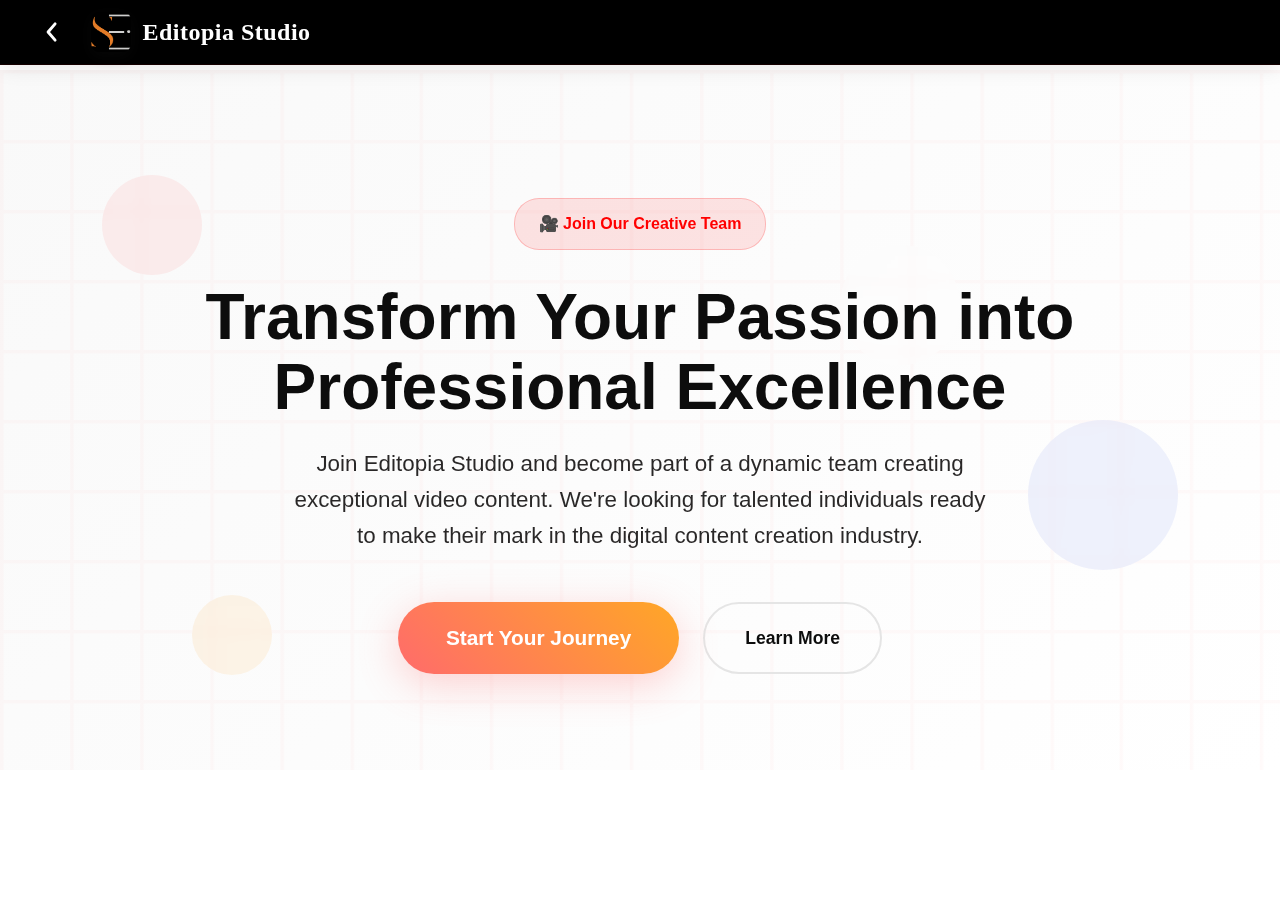
<file: hiring/apply.html>
<!DOCTYPE html>
<html lang="en">
<head>
    <meta charset="UTF-8">
    <meta name="viewport" content="width=device-width, initial-scale=1.0">
    <title>Join Editopia Studio - Where Creativity Meets Excellence</title>
    <link rel="icon" type="image/png" href="/images/1000187931.png">
    <style>
        * {
            margin: 0;
            padding: 0;
            box-sizing: border-box;
        }

        :root {
            --youtube-red: #FF0000;
            --youtube-dark-red: #CC0000;
            --white: #FFFFFF;
            --light-gray: #F9F9F9;
            --medium-gray: #E5E5E5;
            --text-dark: #0D0D0D;
            --text-medium: #606060;
            --shadow-light: rgba(0, 0, 0, 0.1);
            --gradient-primary: linear-gradient(135deg, #667eea 0%, #764ba2 100%);
            --gradient-accent: linear-gradient(45deg, #ff6b6b, #ffa726);
            --gradient-success: linear-gradient(135deg, #4CAF50 0%, #45a049 100%);
        }

        body {
            font-family: 'Roboto', -apple-system, BlinkMacSystemFont, sans-serif;
            background: var(--white);
            color: var(--text-dark);
            line-height: 1.6;
            overflow-x: hidden;
        }

        .container {
            max-width: 1200px;
            margin: 0 auto;
            padding: 0 20px;
        }

        /* Enhanced Navbar - Fully Responsive */
.navbar {
    background: #000 !important;
    width: 100%;
    position: fixed;
    top: 0;
    left: 0;
    z-index: 40;
    display: flex;
    align-items: center;
    justify-content: space-between;
    padding: 0.75rem 2rem;
    box-shadow: 0 2px 20px rgba(0,0,0,0.10);
    border-bottom: 1px solid rgba(255,0,0,0.08);
}

.navbar .logo {
    display: flex;
    align-items: center;
    gap: 0.7rem;
}

.nav-logo-img {
    width: 40px;
    height: 40px;
    border-radius: 8px;
    object-fit: cover;
    box-shadow: 0 4px 15px rgba(23,22,22,0.3);
}

.nav-logo-text {
    font-family: 'Playfair Display', serif;
    font-size: 1.5rem;
    font-weight: 700;
    color: #fff !important;
    background: none !important;
    -webkit-background-clip: unset !important;
    -webkit-text-fill-color: unset !important;
    background-clip: unset !important;
    letter-spacing: 0.5px;
}

.back-button {
    background: none;
    border: none;
    outline: none;
    cursor: pointer;
    display: flex;
    align-items: center;
    margin-right: 10px;
    padding: 5px;
    border-radius: 5px;
    transition: background-color 0.3s;
}
.back-button svg path {
    stroke: #fff !important;
}
.back-button:hover {
    background: rgba(255,255,255,0.08);
}

@media (max-width: 768px) {
    .navbar {
        padding: 0.5rem 1rem;
    }
    .nav-logo-img {
        width: 32px;
        height: 32px;
    }
    .nav-logo-text {
        font-size: 1.1rem;
    }
}
@media (max-width: 480px) {
    .navbar {
        padding: 0.4rem 0.5rem;
    }
    .nav-logo-img {
        width: 26px;
        height: 26px;
    }
    .nav-logo-text {
        font-size: 1rem;
    }
}
        /* Hero Section - Enhanced Responsiveness */
        .hero {
            background: linear-gradient(135deg, var(--light-gray) 0%, var(--white) 100%);
            padding: 8rem 0 6rem;
            text-align: center;
            position: relative;
            overflow: hidden;
            margin-top: 70px;
        }

        .hero::before {
            content: '';
            position: absolute;
            top: 0;
            left: 0;
            right: 0;
            bottom: 0;
            background: url('data:image/svg+xml,<svg xmlns="http://www.w3.org/2000/svg" viewBox="0 0 100 100"><defs><pattern id="grid" width="10" height="10" patternUnits="userSpaceOnUse"><path d="M 10 0 L 0 0 0 10" fill="none" stroke="%23FF000010" stroke-width="1"/></pattern></defs><rect width="100" height="100" fill="url(%23grid)"/></svg>');
            opacity: 0.3;
        }

        .hero-content {
            position: relative;
            z-index: 2;
        }

        .hero-badge {
            display: inline-block;
            background: rgba(255, 0, 0, 0.1);
            color: var(--youtube-red);
            padding: 0.75rem 1.5rem;
            border-radius: 25px;
            font-size: 1rem;
            font-weight: 600;
            margin-bottom: 2rem;
            animation: fadeInUp 0.8s ease-out;
            border: 1px solid rgba(255, 0, 0, 0.2);
        }

        .hero-title {
            font-size: 4rem;
            font-weight: 900;
            color: var(--text-dark);
            margin-bottom: 1.5rem;
            line-height: 1.1;
            animation: fadeInUp 0.8s ease-out 0.2s both;
        }

        .hero-subtitle {
            font-size: 1.4rem;
            color: rgba(18, 16, 16, 0.9);
            margin-bottom: 3rem;
            max-width: 700px;
            margin-left: auto;
            margin-right: auto;
            animation: fadeInUp 0.8s ease-out 0.4s both;
        }

        .hero-cta {
            display: flex;
            gap: 1.5rem;
            justify-content: center;
            flex-wrap: wrap;
            animation: fadeInUp 0.8s ease-out 0.6s both;
        }

        .cta-button {
            background: var(--gradient-accent);
            color: white;
            padding: 1.25rem 3rem;
            border: none;
            border-radius: 50px;
            font-size: 1.3rem;
            font-weight: 700;
            cursor: pointer;
            transition: all 0.4s ease;
            text-decoration: none;
            display: inline-block;
            box-shadow: 0 10px 40px rgba(255, 107, 107, 0.3);
            position: relative;
            overflow: hidden;
        }

        .cta-button::before {
            content: '';
            position: absolute;
            top: 0;
            left: -100%;
            width: 100%;
            height: 100%;
            background: linear-gradient(90deg, transparent, rgba(255, 255, 255, 0.3), transparent);
            transition: left 0.6s;
        }

        .cta-button:hover::before {
            left: 100%;
        }

        .cta-button:hover {
            transform: translateY(-4px) scale(1.05);
            box-shadow: 0 15px 50px rgba(255, 107, 107, 0.4);
        }

        .btn-secondary {
            background: transparent;
            color: var(--text-dark);
            padding: 1.25rem 2.5rem;
            border: 2px solid var(--medium-gray);
            border-radius: 50px;
            text-decoration: none;
            font-weight: 600;
            font-size: 1.1rem;
            transition: all 0.3s ease;
            display: inline-block;
        }

        .btn-secondary:hover {
            border-color: var(--youtube-red);
            color: var(--youtube-red);
            transform: translateY(-3px);
            box-shadow: 0 10px 25px var(--shadow-light);
        }

        /* Floating Shapes */
        .floating-shapes {
            position: absolute;
            top: 0;
            left: 0;
            width: 100%;
            height: 100%;
            pointer-events: none;
            z-index: 1;
        }

        .shape {
            position: absolute;
            border-radius: 50%;
            background: rgba(255, 255, 255, 0.1);
            animation: float 8s ease-in-out infinite;
            backdrop-filter: blur(5px);
        }

        .shape:nth-child(1) {
            width: 100px;
            height: 100px;
            top: 15%;
            left: 8%;
            animation-delay: 0s;
            background: rgba(255, 107, 107, 0.1);
        }

        .shape:nth-child(2) {
            width: 150px;
            height: 150px;
            top: 50%;
            right: 8%;
            animation-delay: 2s;
            background: rgba(102, 126, 234, 0.1);
        }

        .shape:nth-child(3) {
            width: 80px;
            height: 80px;
            top: 75%;
            left: 15%;
            animation-delay: 4s;
            background: rgba(255, 167, 38, 0.1);
        }

        .shape:nth-child(4) {
            width: 120px;
            height: 120px;
            top: 25%;
            right: 25%;
            animation-delay: 6s;
            background: rgba(255, 255, 255, 0.05);
        }

        /* Step Sections - Enhanced Responsiveness */
        .hidden {
            display: none !important;
        }

        .step-section {
            min-height: 100vh;
            background: white;
            padding: 100px 0;
            display: flex;
            align-items: center;
            justify-content: center;
            position: relative;
            overflow: hidden;
        }

        .step-section::before {
            content: '';
            position: absolute;
            top: 0;
            left: 0;
            right: 0;
            bottom: 0;
            background: linear-gradient(45deg, #f8f9ff 25%, transparent 25%), 
                        linear-gradient(-45deg, #f8f9ff 25%, transparent 25%), 
                        linear-gradient(45deg, transparent 75%, #f8f9ff 75%), 
                        linear-gradient(-45deg, transparent 75%, #f8f9ff 75%);
            background-size: 60px 60px;
            background-position: 0 0, 0 30px, 30px -30px, -30px 0px;
            opacity: 0.03;
        }

        .step-content {
            max-width: 900px;
            margin: 0 auto;
            text-align: center;
            animation: fadeInUp 0.8s ease-out;
            position: relative;
            z-index: 2;
            padding: 0 20px;
        }

        .step-number {
            width: 120px;
            height: 120px;
            background: var(--gradient-primary);
            color: white;
            border-radius: 50%;
            display: flex;
            align-items: center;
            justify-content: center;
            font-size: 3rem;
            font-weight: 900;
            margin: 0 auto 40px;
            animation: scaleIn 0.8s ease-out;
            box-shadow: 0 15px 40px rgba(102, 126, 234, 0.3);
            position: relative;
        }

        .step-number::after {
            content: '';
            position: absolute;
            top: -10px;
            left: -10px;
            right: -10px;
            bottom: -10px;
            border: 2px solid rgba(102, 126, 234, 0.2);
            border-radius: 50%;
            animation: pulse 2s infinite;
        }

        .step-title {
            font-size: 3rem;
            font-weight: 800;
            margin-bottom: 30px;
            background: var(--gradient-primary);
            -webkit-background-clip: text;
            -webkit-text-fill-color: transparent;
            background-clip: text;
            line-height: 1.2;
        }

        .step-description {
            font-size: 1.3rem;
            color: #555;
            line-height: 1.8;
            margin-bottom: 50px;
            max-width: 700px;
            margin-left: auto;
            margin-right: auto;
        }

        .continue-button {
            background: var(--gradient-primary);
            color: white;
            padding: 1.25rem 3rem;
            border: none;
            border-radius: 50px;
            font-size: 1.2rem;
            font-weight: 700;
            cursor: pointer;
            transition: all 0.4s ease;
            text-decoration: none;
            display: inline-block;
            box-shadow: 0 10px 40px rgba(102, 126, 234, 0.3);
            position: relative;
            overflow: hidden;
        }

        .continue-button::before {
            content: '';
            position: absolute;
            top: 0;
            left: -100%;
            width: 100%;
            height: 100%;
            background: linear-gradient(90deg, transparent, rgba(255, 255, 255, 0.2), transparent);
            transition: left 0.5s;
        }

        .continue-button:hover::before {
            left: 100%;
        }

        .continue-button:hover {
            transform: translateY(-3px) scale(1.05);
            box-shadow: 0 15px 50px rgba(102, 126, 234, 0.4);
        }

        /* Application Section - Enhanced Responsiveness */
        .application-section {
            background: linear-gradient(135deg, #f8f9ff 0%, #fff 100%);
            padding: 100px 0;
            min-height: 100vh;
            display: flex;
            align-items: center;
            position: relative;
            overflow: hidden;
        }

        .application-section::before {
            content: '';
            position: absolute;
            top: 0;
            left: 0;
            right: 0;
            bottom: 0;
            background: radial-gradient(circle at 20% 20%, rgba(102, 126, 234, 0.05) 0%, transparent 50%),
                        radial-gradient(circle at 80% 80%, rgba(255, 107, 107, 0.05) 0%, transparent 50%);
        }

        .section-title {
            text-align: center;
            font-size: 3.5rem;
            font-weight: 800;
            margin-bottom: 1.5rem;
            background: var(--gradient-primary);
            -webkit-background-clip: text;
            -webkit-text-fill-color: transparent;
            background-clip: text;
            position: relative;
            z-index: 2;
        }

        .section-subtitle {
            text-align: center;
            font-size: 1.3rem;
            color: #666;
            margin-bottom: 4rem;
            position: relative;
            z-index: 2;
        }

        .form-container {
            background: white;
            border-radius: 30px;
            padding: 60px;
            box-shadow: 0 30px 80px rgba(0, 0, 0, 0.1);
            border: 1px solid #e8e8e8;
            position: relative;
            overflow: hidden;
            max-width: 1000px;
            margin: 0 auto;
            backdrop-filter: blur(10px);
        }

        .form-container::before {
            content: '';
            position: absolute;
            top: 0;
            left: 0;
            right: 0;
            height: 6px;
            background: var(--gradient-accent);
        }

        .application-logo {
            display: flex;
            align-items: center;
            justify-content: center;
            margin-bottom: 2rem;
        }

/* Remove background from logo-icon in application form */
.logo-icon {
    width: 48px;
    height: 48px;
    /* background: #FF0000; */ /* Remove or comment out this line */
    border-radius: 12px;
    display: flex;
    align-items: center;
    justify-content: center;
    color: #5d5a5a;
    font-size: 1.5rem;
    font-weight: 900;
    box-shadow: 0 4px 15px rgba(255, 0, 0, 0.0); /* Remove shadow if you want */
    margin-right: 12px;
    background: none !important; /* Ensure no background */
    box-shadow: none !important; /* Remove shadow */
}
        .logo-text {
            font-size: 2rem;
            font-weight: 800;
            background: linear-gradient(45deg, #ede6e6, #fff);
            -webkit-background-clip: text;
            -webkit-text-fill-color: transparent;
            background-clip: text;
        }

        .form-grid {
            display: grid;
            grid-template-columns: repeat(auto-fit, minmax(300px, 1fr));
            gap: 30px;
            margin-bottom: 40px;
            position: relative;
            z-index: 2;
        }

        .form-group {
            position: relative;
        }

        .form-group label {
            display: block;
            font-weight: 700;
            color: #333;
            margin-bottom: 12px;
            font-size: 1rem;
            text-transform: uppercase;
            letter-spacing: 0.5px;
        }

        .form-group input,
        .form-group select,
        .form-group textarea {
            width: 100%;
            padding: 18px 24px;
            border: 2px solid #e8e8e8;
            border-radius: 15px;
            font-size: 1.1rem;
            transition: all 0.3s ease;
            background: #fafafa;
            font-family: inherit;
        }

        .form-group input:focus,
        .form-group select:focus,
        .form-group textarea:focus {
            outline: none;
            border-color: #667eea;
            background: white;
            box-shadow: 0 0 0 4px rgba(102, 126, 234, 0.1);
            transform: translateY(-2px);
        }

        .form-group.full-width {
            grid-column: 1 / -1;
        }

        .submit-button {
            background: var(--gradient-primary);
            color: white;
            padding: 20px 80px;
            border: none;
            border-radius: 50px;
            font-size: 1.2rem;
            font-weight: 700;
            cursor: pointer;
            transition: all 0.4s ease;
            display: block;
            margin: 40px auto 0;
            box-shadow: 0 15px 40px rgba(102, 126, 234, 0.3);
            position: relative;
            overflow: hidden;
        }

        .submit-button::before {
            content: '';
            position: absolute;
            top: 0;
            left: -100%;
            width: 100%;
            height: 100%;
            background: linear-gradient(90deg, transparent, rgba(255, 255, 255, 0.2), transparent);
            transition: left 0.5s;
        }

        .submit-button:hover::before {
            left: 100%;
        }

        .submit-button:hover {
            transform: translateY(-3px) scale(1.05);
            box-shadow: 0 20px 60px rgba(102, 126, 234, 0.4);
        }

        .submit-button:disabled {
            opacity: 0.6;
            cursor: not-allowed;
            transform: none;
        }

        /* Confirmation Section - Enhanced Responsiveness */
        .confirmation-section {
            min-height: 100vh;
            background: var(--gradient-success);
            display: flex;
            align-items: center;
            justify-content: center;
            color: white;
            text-align: center;
            position: relative;
            overflow: hidden;
        }

        .confirmation-section::before {
            content: '';
            position: absolute;
            top: 0;
            left: 0;
            right: 0;
            bottom: 0;
            background: url('data:image/svg+xml,<svg xmlns="http://www.w3.org/2000/svg" viewBox="0 0 100 100"><defs><pattern id="successGrid" width="25" height="25" patternUnits="userSpaceOnUse"><path d="M 25 0 L 0 0 0 25" fill="none" stroke="%23ffffff10" stroke-width="1"/></pattern></defs><rect width="100" height="100" fill="url(%23successGrid)"/></svg>');
            opacity: 0.3;
        }

        .confirmation-content {
            max-width: 700px;
            padding: 0 20px;
            animation: fadeInUp 0.8s ease-out;
            position: relative;
            z-index: 2;
        }

        .success-icon {
            width: 150px;
            height: 150px;
            background: rgba(255, 255, 255, 0.15);
            backdrop-filter: blur(10px);
            border-radius: 50%;
            display: flex;
            align-items: center;
            justify-content: center;
            margin: 0 auto 40px;
            font-size: 4rem;
            animation: scaleIn 0.8s ease-out;
            border: 3px solid rgba(255, 255, 255, 0.2);
            position: relative;
        }

        .success-icon::after {
            content: '';
            position: absolute;
            top: -15px;
            left: -15px;
            right: -15px;
            bottom: -15px;
            border: 2px solid rgba(255, 255, 255, 0.1);
            border-radius: 50%;
            animation: pulse 2s infinite;
        }

        .confirmation-title {
            font-size: 3.5rem;
            font-weight: 800;
            margin-bottom: 30px;
            text-shadow: 0 4px 15px rgba(0, 0, 0, 0.2);
        }

        .confirmation-description {
            font-size: 1.4rem;
            line-height: 1.8;
            margin-bottom: 40px;
            opacity: 0.95;
        }

        .next-steps {
            background: rgba(255, 255, 255, 0.1);
            backdrop-filter: blur(15px);
            padding: 40px;
            border-radius: 20px;
            margin-top: 40px;
            border: 1px solid rgba(255, 255, 255, 0.2);
        }

        .next-steps h4 {
            font-size: 1.6rem;
            margin-bottom: 20px;
            font-weight: 700;
        }

        .back-button-confirm {
            background: rgba(255, 255, 255, 0.15);
            backdrop-filter: blur(10px);
            color: rgb(0, 0, 0);
            padding: 18px 40px;
            border: 2px solid rgba(255, 255, 255, 0.3);
            border-radius: 50px;
            font-size: 1.1rem;
            font-weight: 600;
            cursor: pointer;
            transition: all 0.4s ease;
            margin-top: 40px;
        }

        .back-button-confirm:hover {
            background: rgba(255, 255, 255, 0.25);
            border-color: rgba(255, 255, 255, 0.5);
            transform: translateY(-3px);
            box-shadow: 0 10px 30px rgba(255, 255, 255, 0.1);
        }

        /* Animations */
        @keyframes fadeInUp {
            from {
                opacity: 0;
                transform: translateY(40px);
            }
            to {
                opacity: 1;
                transform: translateY(0);
            }
        }

        @keyframes scaleIn {
            from {
                opacity: 0;
                transform: scale(0.3);
            }
            to {
                opacity: 1;
                transform: scale(1);
            }
        }

        @keyframes pulse {
            0%, 100% { 
                transform: scale(1); 
                opacity: 1; 
            }
            50% { 
                transform: scale(1.05); 
                opacity: 0.8; 
            }
        }

        @keyframes float {
            0%, 100% { 
                transform: translateY(0px) rotate(0deg) scale(1); 
                opacity: 0.7;
            }
            33% { 
                transform: translateY(-30px) rotate(120deg) scale(1.1); 
                opacity: 1;
            }
            66% { 
                transform: translateY(20px) rotate(240deg) scale(0.9); 
                opacity: 0.8;
            }
        }

        /* ENHANCED RESPONSIVE STYLES */

        /* Tablets (768px and below) */
        @media (max-width: 768px) {

            .hero {
                padding: 6rem 0 4rem;
                margin-top: 60px;
            }

            .hero-title {
                font-size: 2.8rem;
                line-height: 1.2;
            }

            .hero-subtitle {
                font-size: 1.2rem;
                margin-bottom: 2.5rem;
            }

            .hero-cta {
                flex-direction: column;
                align-items: center;
                gap: 1rem;
            }

            .cta-button {
                padding: 1.1rem 2.5rem;
                font-size: 1.2rem;
                width: 100%;
                max-width: 280px;
            }

            .btn-secondary {
                padding: 1.1rem 2rem;
                font-size: 1.1rem;
                width: 100%;
                max-width: 280px;
            }

            .step-section {
                padding: 80px 0;
                min-height: auto;
            }

            .step-number {
                width: 100px;
                height: 100px;
                font-size: 2.5rem;
                margin-bottom: 30px;
            }

            .step-title {
                font-size: 2.5rem;
                margin-bottom: 25px;
            }

            .step-description {
                font-size: 1.2rem;
                margin-bottom: 40px;
            }

            .continue-button {
                padding: 1.1rem 2.5rem;
                font-size: 1.1rem;
                width: 100%;
                max-width: 280px;
            }

            .application-section {
                padding: 80px 0;
            }

            .section-title {
                font-size: 2.8rem;
                margin-bottom: 1rem;
            }

            .section-subtitle {
                font-size: 1.2rem;
                margin-bottom: 3rem;
            }

            .form-container {
                padding: 40px 25px;
                border-radius: 20px;
                margin: 0 10px;
            }

            .logo-text {
                font-size: 1.6rem;
            }

            .logo-icon {
                width: 40px;
                height: 40px;
                font-size: 1.2rem;
            }

            .form-grid {
                grid-template-columns: 1fr;
                gap: 25px;
                margin-bottom: 30px;
            }

            .form-group input,
            .form-group select,
            .form-group textarea {
                padding: 16px 20px;
                font-size: 1rem;
            }

            .submit-button {
                padding: 18px 40px;
                font-size: 1.1rem;
                width: 100%;
                max-width: 300px;
            }

            .confirmation-title {
                font-size: 2.8rem;
            }

            .confirmation-description {
                font-size: 1.2rem;
            }

            .success-icon {
                width: 120px;
                height: 120px;
                font-size: 3rem;
            }

            .next-steps {
                padding: 30px 20px;
            }

            .next-steps h4 {
                font-size: 1.4rem;
            }

            .back-button-confirm {
                padding: 16px 30px;
                font-size: 1rem;
                width: 100%;
                max-width: 250px;
            }

            .floating-shapes .shape {
                display: none;
            }
        }

        /* Mobile phones (480px and below) */
        @media (max-width: 480px) {
            .container {
                padding: 0 15px;
            }


            .hero {
                padding: 5rem 0 3rem;
                margin-top: 55px;
            }

            .hero-badge {
                padding: 0.5rem 1rem;
                font-size: 0.9rem;
                margin-bottom: 1.5rem;
            }

            .hero-title {
                font-size: 2.2rem;
                margin-bottom: 1rem;
            }

            .hero-subtitle {
                font-size: 1.1rem;
                margin-bottom: 2rem;
            }
            .cta-button {
               padding: 1rem 2rem;
               font-size: 1.1rem;
               width: 100%;
               max-width: 250px;
           }

           .btn-secondary {
               padding: 1rem 1.8rem;
               font-size: 1rem;
               width: 100%;
               max-width: 250px;
           }

           .step-section {
               padding: 60px 0;
           }

           .step-content {
               padding: 0 15px;
           }

           .step-number {
               width: 80px;
               height: 80px;
               font-size: 2rem;
               margin-bottom: 25px;
           }

           .step-title {
               font-size: 2rem;
               margin-bottom: 20px;
           }

           .step-description {
               font-size: 1.1rem;
               margin-bottom: 35px;
           }

           .continue-button {
               padding: 1rem 2rem;
               font-size: 1rem;
               width: 100%;
               max-width: 250px;
           }

           .application-section {
               padding: 60px 0;
           }

           .section-title {
               font-size: 2.2rem;
               margin-bottom: 0.8rem;
           }

           .section-subtitle {
               font-size: 1.1rem;
               margin-bottom: 2.5rem;
           }

           .form-container {
               padding: 30px 20px;
               border-radius: 15px;
               margin: 0 5px;
           }

           .logo-text {
               font-size: 1.4rem;
           }

           .logo-icon {
               width: 35px;
               height: 35px;
               font-size: 1rem;
           }

           .form-grid {
               gap: 20px;
               margin-bottom: 25px;
           }

           .form-group label {
               font-size: 0.9rem;
               margin-bottom: 8px;
           }

           .form-group input,
           .form-group select,
           .form-group textarea {
               padding: 14px 18px;
               font-size: 0.95rem;
               border-radius: 12px;
           }

           .submit-button {
               padding: 16px 30px;
               font-size: 1rem;
               width: 100%;
               max-width: 280px;
               margin-top: 30px;
           }

           .confirmation-title {
               font-size: 2.2rem;
               margin-bottom: 25px;
           }

           .confirmation-description {
               font-size: 1.1rem;
               margin-bottom: 30px;
           }

           .success-icon {
               width: 100px;
               height: 100px;
               font-size: 2.5rem;
               margin-bottom: 30px;
           }

           .next-steps {
               padding: 25px 15px;
               border-radius: 15px;
               margin-top: 30px;
           }

           .next-steps h4 {
               font-size: 1.2rem;
               margin-bottom: 15px;
           }

           .back-button-confirm {
               padding: 14px 25px;
               font-size: 0.95rem;
               width: 100%;
               max-width: 220px;
               margin-top: 30px;
           }
       }

       /* Extra small devices (360px and below) */
       @media (max-width: 360px) {
           .hero-title {
               font-size: 1.9rem;
           }

           .step-title {
               font-size: 1.8rem;
           }

           .section-title {
               font-size: 2rem;
           }

           .confirmation-title {
               font-size: 2rem;
           }

           .form-container {
               padding: 25px 15px;
           }

           .cta-button,
           .btn-secondary,
           .continue-button,
           .submit-button {
               max-width: 100%;
           }
       }

       /* Smooth scrolling for all browsers */
       html {
           scroll-behavior: smooth;
       }

       /* Enhanced focus states for accessibility */
       button:focus,
       input:focus,
       select:focus,
       textarea:focus {
           outline: 3px solid rgba(102, 126, 234, 0.5);
           outline-offset: 2px;
       }

       /* Loading state for form submission */
       .loading {
           position: relative;
           pointer-events: none;
       }

       .loading::after {
           content: '';
           position: absolute;
           top: 50%;
           left: 50%;
           width: 20px;
           height: 20px;
           margin: -10px;
           border: 2px solid transparent;
           border-top: 2px solid white;
           border-radius: 50%;
           animation: spin 1s linear infinite;
       }

       @keyframes spin {
           0% { transform: rotate(0deg); }
           100% { transform: rotate(360deg); }
       }
   </style>
</head>
<body>
   <!-- Navbar -->
<nav class="navbar">
    <div class="logo">
        <!-- White back arrow button for navigation -->
        <button class="back-button" onclick="goHome()" aria-label="Back">
            <svg width="28" height="28" viewBox="0 0 24 24" fill="none">
                <path d="M15.5 19L9.5 12L15.5 5" stroke="#fff" stroke-width="2.5" stroke-linecap="round" stroke-linejoin="round"/>
            </svg>
        </button>
        <img src="/images/1000187931.png" alt="Editopia Studio" class="nav-logo-img">
        <span class="nav-logo-text">Editopia Studio</span>
    </div>
    <!-- Example: Add nav links or actions here if needed -->
    <!--
    <div class="nav-links">
        <a href="#application" class="nav-link">Apply</a>
        <a href="#learn-more" class="nav-link">Learn More</a>
    </div>
    -->
</nav>   <!-- Hero Section -->
   <section id="hero" class="hero">
       <div class="floating-shapes">
           <div class="shape"></div>
           <div class="shape"></div>
           <div class="shape"></div>
           <div class="shape"></div>
       </div>
       <div class="container">
           <div class="hero-content">
               <div class="hero-badge">🎥 Join Our Creative Team</div>
               <h1 class="hero-title">Transform Your Passion into Professional Excellence</h1>
               <p class="hero-subtitle">Join Editopia Studio and become part of a dynamic team creating exceptional video content. We're looking for talented individuals ready to make their mark in the digital content creation industry.</p>
               <div class="hero-cta">
                   <button class="cta-button" onclick="startApplication()">Start Your Journey</button>
                   <a href="#learn-more" class="btn-secondary">Learn More</a>
               </div>
           </div>
       </div>
   </section>

   <!-- Step 1: Welcome -->
   <section id="step1" class="step-section hidden">
       <div class="container">
           <div class="step-content">
               <div class="step-number">1</div>
               <h2 class="step-title">Welcome to Your Future</h2>
               <p class="step-description">Welcome to Editopia Studio's application process! We're excited to learn about your passion for video editing and content creation. This journey will help us understand your skills, creativity, and vision for joining our team.</p>
               <button class="continue-button" onclick="nextStep('step2')">Let's Begin</button>
           </div>
       </div>
   </section>

   <!-- Step 2: Your Skills -->
   <section id="step2" class="step-section hidden">
       <div class="container">
           <div class="step-content">
               <div class="step-number">2</div>
               <h2 class="step-title">Showcase Your Expertise</h2>
               <p class="step-description">Tell us about your experience with video editing, motion graphics, and creative storytelling. Whether you're a seasoned professional or a passionate beginner, we value dedication and creativity above all.</p>
               <button class="continue-button" onclick="nextStep('step3')">Continue</button>
           </div>
       </div>
   </section>

   <!-- Step 3: Your Vision -->
   <section id="step3" class="step-section hidden">
       <div class="container">
           <div class="step-content">
               <div class="step-number">3</div>
               <h2 class="step-title">Share Your Creative Vision</h2>
               <p class="step-description">At Editopia Studio, we believe every editor brings a unique perspective. Share your creative vision, your inspiration, and how you see yourself contributing to our mission of creating exceptional digital content.</p>
    <button class="continue-button" onclick="window.location.href='/hiring/form2.html'">Ready to Apply</button>       </div>
   </section>

   <script>
       // Application flow management
       let currentStep = 'hero';

       function startApplication() {
           hideSection('hero');
           showSection('step1');
           currentStep = 'step1';
       }

       function nextStep(step) {
           hideSection(currentStep);
           showSection(step);
           currentStep = step;
           window.scrollTo({ top: 0, behavior: 'smooth' });
       }

       function showSection(sectionId) {
           const section = document.getElementById(sectionId);
           if (section) {
               section.classList.remove('hidden');
               section.style.animation = 'fadeInUp 0.8s ease-out';
           }
       }

       function hideSection(sectionId) {
           const section = document.getElementById(sectionId);
           if (section) {
               section.classList.add('hidden');
               section.style.animation = '';
           }
       }

      function goHome() {
    // If we're already at hero, go to index.html
    // If we're in any step, go back to hero first
    if (currentStep === 'hero') {
        window.location.href = '/index.html';
    } else {
        hideSection('confirmation');
        hideSection('step1');
        hideSection('step2');
        hideSection('step3');
        hideSection('application');
        showSection('hero');
        currentStep = 'hero';
        window.scrollTo({ top: 0, behavior: 'smooth' });
    }
}
       // Smooth scrolling for anchor links (only for <a>, not buttons)
       document.querySelectorAll('a[href^="#"]').forEach(anchor => {
           anchor.addEventListener('click', function (e) {
               e.preventDefault();
               const target = document.querySelector(this.getAttribute('href'));
               if (target) {
                   target.scrollIntoView({
                       behavior: 'smooth',
                       block: 'start'
                   });
               }
           });
       });

       // Enhanced animations on scroll
       const observerOptions = {
           threshold: 0.1,
           rootMargin: '0px 0px -50px 0px'
       };
       const observer = new IntersectionObserver((entries) => {
           entries.forEach(entry => {
               if (entry.isIntersecting) {
                   entry.target.style.animation = 'fadeInUp 0.8s ease-out';
               }
           });
       }, observerOptions);
       document.querySelectorAll('section').forEach(section => {
           observer.observe(section);
       });

       // Keyboard navigation support
       document.addEventListener('keydown', function(e) {
           if (e.key === 'Escape') {
               if (currentStep !== 'hero') {
                   goHome();
               }
           }
       });

       // Auto-resize textareas (if any are added in the future)
       document.querySelectorAll('textarea').forEach(textarea => {
           textarea.addEventListener('input', function() {
               this.style.height = 'auto';
               this.style.height = this.scrollHeight + 'px';
           });
       });
   </script>
</body>
</html>
</file>
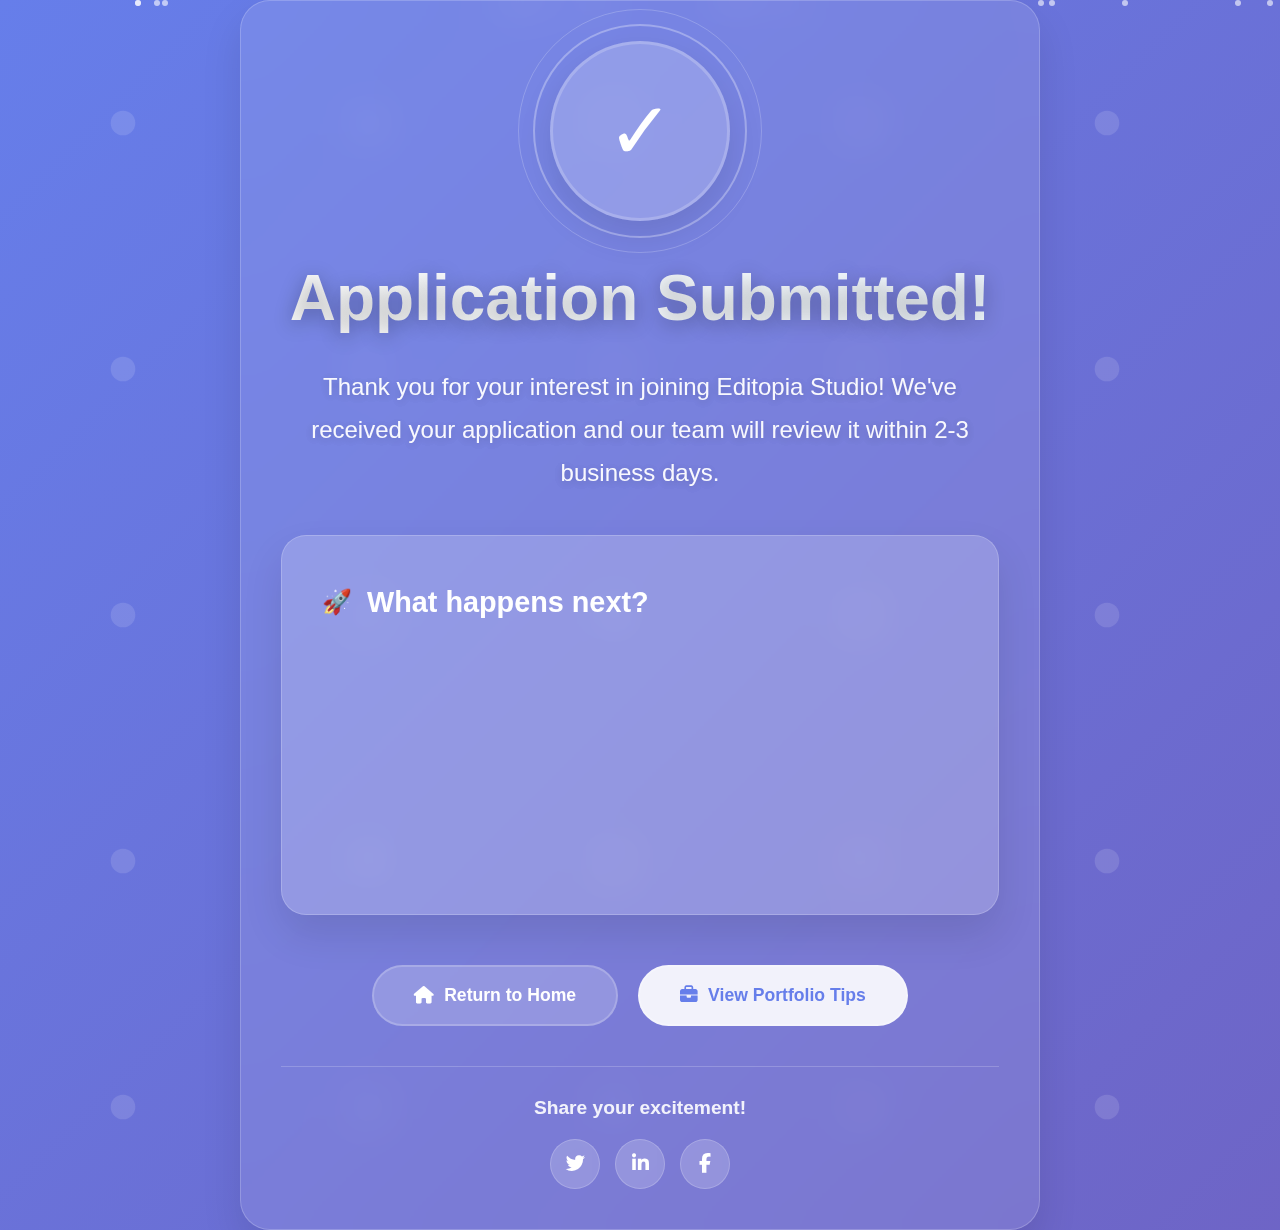
<file: hiring/confirmation.html>
<!DOCTYPE html>
<html lang="en">
  <head>
    <meta charset="UTF-8" />
    <meta name="viewport" content="width=device-width, initial-scale=1.0" />
    <title>Application Confirmation - Editopia Studio</title>
    <link rel="icon" type="image/png" href="/images/1000187931.png" />

    <link
      href="https://cdnjs.cloudflare.com/ajax/libs/font-awesome/6.4.0/css/all.min.css"
      rel="stylesheet"
    />
    <style>
      * {
        margin: 0;
        padding: 0;
        box-sizing: border-box;
      }

      :root {
        --gradient-success: linear-gradient(
          135deg,
          #667eea 0%,
          #764ba2 50%,
          #43cea2 100%
        );
        --glass-bg: rgba(255, 255, 255, 0.1);
        --glass-border: rgba(255, 255, 255, 0.2);
        --text-shadow: 0 4px 20px rgba(0, 0, 0, 0.3);
        --box-shadow: 0 20px 40px rgba(0, 0, 0, 0.1);
      }

      body {
        font-family: "Segoe UI", Tahoma, Geneva, Verdana, sans-serif;
        overflow-x: hidden;
      }

      .hidden {
        display: none !important;
      }

      .container {
        max-width: 1200px;
        margin: 0 auto;
        padding: 0 20px;
      }

      /* Enhanced Confirmation Section */
      .confirmation-section {
        min-height: 100vh;
        background: var(--gradient-success);
        background-size: 400% 400%;
        animation: gradientShift 8s ease infinite;
        display: flex;
        align-items: center;
        justify-content: center;
        color: white;
        text-align: center;
        position: relative;
        overflow: hidden;
      }

      /* Animated Background Elements */
      .confirmation-section::before {
        content: "";
        position: absolute;
        top: 0;
        left: 0;
        right: 0;
        bottom: 0;
        background: url('data:image/svg+xml,<svg xmlns="http://www.w3.org/2000/svg" viewBox="0 0 100 100"><defs><pattern id="successGrid" width="20" height="20" patternUnits="userSpaceOnUse"><circle cx="10" cy="10" r="1" fill="%23ffffff20"/></pattern></defs><rect width="100" height="100" fill="url(%23successGrid)"/></svg>');
        animation: backgroundFloat 20s linear infinite;
      }

      .floating-particles {
        position: absolute;
        top: 0;
        left: 0;
        width: 100%;
        height: 100%;
        pointer-events: none;
        z-index: 1;
      }

      .particle {
        position: absolute;
        width: 6px;
        height: 6px;
        background: rgba(255, 255, 255, 0.6);
        border-radius: 50%;
        animation: float 6s infinite ease-in-out;
      }

      .confirmation-content {
        max-width: 800px;
        padding: 40px;
        animation: fadeInUp 1s ease-out;
        position: relative;
        z-index: 2;
        background: var(--glass-bg);
        backdrop-filter: blur(20px);
        border-radius: 30px;
        border: 1px solid var(--glass-border);
        box-shadow: var(--box-shadow);
      }

      .success-icon-container {
        position: relative;
        margin: 0 auto 40px;
        width: 180px;
        height: 180px;
      }

      .success-icon {
        width: 180px;
        height: 180px;
        background: var(--glass-bg);
        backdrop-filter: blur(15px);
        border-radius: 50%;
        display: flex;
        align-items: center;
        justify-content: center;
        font-size: 5rem;
        animation: successBounce 1.2s ease-out;
        border: 3px solid var(--glass-border);
        position: relative;
        box-shadow: 0 15px 35px rgba(0, 0, 0, 0.1);
      }

      .success-icon::before {
        content: "";
        position: absolute;
        top: -20px;
        left: -20px;
        right: -20px;
        bottom: -20px;
        border: 2px solid rgba(255, 255, 255, 0.3);
        border-radius: 50%;
        animation: ripple 2s infinite;
      }

      .success-icon::after {
        content: "";
        position: absolute;
        top: -35px;
        left: -35px;
        right: -35px;
        bottom: -35px;
        border: 1px solid rgba(255, 255, 255, 0.2);
        border-radius: 50%;
        animation: ripple 2s infinite 0.5s;
      }

      .confirmation-title {
        font-size: 4rem;
        font-weight: 800;
        margin-bottom: 30px;
        text-shadow: var(--text-shadow);
        background: linear-gradient(45deg, #fff, #f0f8ff);
        -webkit-background-clip: text;
        -webkit-text-fill-color: transparent;
        background-clip: text;
        animation: titleGlow 2s ease-in-out infinite alternate;
      }

      .confirmation-description {
        font-size: 1.5rem;
        line-height: 1.8;
        margin-bottom: 40px;
        opacity: 0.95;
        text-shadow: 0 2px 10px rgba(0, 0, 0, 0.2);
      }

      .next-steps {
        background: var(--glass-bg);
        backdrop-filter: blur(20px);
        padding: 50px 40px;
        border-radius: 25px;
        margin: 40px 0;
        border: 1px solid var(--glass-border);
        box-shadow: var(--box-shadow);
        position: relative;
        overflow: hidden;
      }

      .next-steps::before {
        content: "";
        position: absolute;
        top: 0;
        left: -100%;
        width: 100%;
        height: 100%;
        background: linear-gradient(
          90deg,
          transparent,
          rgba(255, 255, 255, 0.1),
          transparent
        );
        animation: shimmer 3s infinite;
      }

      .next-steps h4 {
        font-size: 1.8rem;
        margin-bottom: 25px;
        font-weight: 700;
        display: flex;
        align-items: center;
        gap: 15px;
      }

      .next-steps h4::before {
        content: "🚀";
        font-size: 1.5rem;
        animation: bounce 2s infinite;
      }

      .steps-list {
        text-align: left;
        max-width: 600px;
        margin: 0 auto;
      }

      .step-item {
        display: flex;
        align-items: flex-start;
        margin-bottom: 20px;
        opacity: 0;
        animation: stepAppear 0.8s ease-out forwards;
        gap: 15px;
      }

      .step-item:nth-child(1) {
        animation-delay: 0.2s;
      }
      .step-item:nth-child(2) {
        animation-delay: 0.4s;
      }
      .step-item:nth-child(3) {
        animation-delay: 0.6s;
      }
      .step-item:nth-child(4) {
        animation-delay: 0.8s;
      }

      .step-number {
        background: linear-gradient(135deg, #667eea, #764ba2);
        color: white;
        width: 35px;
        height: 35px;
        border-radius: 50%;
        display: flex;
        align-items: center;
        justify-content: center;
        font-weight: bold;
        font-size: 0.9rem;
        flex-shrink: 0;
        box-shadow: 0 5px 15px rgba(0, 0, 0, 0.2);
      }

      .step-text {
        font-size: 1.1rem;
        line-height: 1.6;
        padding-top: 5px;
      }

      .action-buttons {
        display: flex;
        gap: 20px;
        justify-content: center;
        flex-wrap: wrap;
        margin-top: 50px;
      }

      .btn {
        padding: 18px 40px;
        border: none;
        border-radius: 50px;
        font-size: 1.1rem;
        font-weight: 600;
        cursor: pointer;
        transition: all 0.4s ease;
        text-decoration: none;
        display: inline-flex;
        align-items: center;
        gap: 10px;
        position: relative;
        overflow: hidden;
      }

      .btn::before {
        content: "";
        position: absolute;
        top: 0;
        left: -100%;
        width: 100%;
        height: 100%;
        background: linear-gradient(
          90deg,
          transparent,
          rgba(255, 255, 255, 0.2),
          transparent
        );
        transition: left 0.5s;
      }

      .btn:hover::before {
        left: 100%;
      }

      .btn-primary {
        background: var(--glass-bg);
        backdrop-filter: blur(10px);
        color: white;
        border: 2px solid var(--glass-border);
      }

      .btn-primary:hover {
        background: rgba(255, 255, 255, 0.25);
        border-color: rgba(255, 255, 255, 0.5);
        transform: translateY(-3px);
        box-shadow: 0 15px 35px rgba(255, 255, 255, 0.1);
      }

      .btn-secondary {
        background: rgba(255, 255, 255, 0.9);
        color: #667eea;
        border: 2px solid rgba(255, 255, 255, 0.3);
      }

      .btn-secondary:hover {
        background: white;
        transform: translateY(-3px);
        box-shadow: 0 15px 35px rgba(255, 255, 255, 0.3);
      }

      .social-share {
        margin-top: 40px;
        padding-top: 30px;
        border-top: 1px solid rgba(255, 255, 255, 0.2);
      }

      .social-share h5 {
        font-size: 1.2rem;
        margin-bottom: 20px;
        opacity: 0.9;
      }

      .social-icons {
        display: flex;
        justify-content: center;
        gap: 15px;
      }

      .social-icon {
        width: 50px;
        height: 50px;
        border-radius: 50%;
        background: var(--glass-bg);
        backdrop-filter: blur(10px);
        border: 1px solid var(--glass-border);
        display: flex;
        align-items: center;
        justify-content: center;
        color: white;
        text-decoration: none;
        transition: all 0.3s ease;
        font-size: 1.2rem;
      }

      .social-icon:hover {
        transform: translateY(-5px) scale(1.1);
        background: rgba(255, 255, 255, 0.2);
      }

      /* Animations */
      @keyframes gradientShift {
        0%,
        100% {
          background-position: 0% 50%;
        }
        50% {
          background-position: 100% 50%;
        }
      }

      @keyframes backgroundFloat {
        0% {
          transform: translateY(0px) rotate(0deg);
        }
        100% {
          transform: translateY(-20px) rotate(360deg);
        }
      }

      @keyframes fadeInUp {
        from {
          opacity: 0;
          transform: translateY(60px) scale(0.9);
        }
        to {
          opacity: 1;
          transform: translateY(0) scale(1);
        }
      }

      @keyframes successBounce {
        0% {
          opacity: 0;
          transform: scale(0.3) rotate(-180deg);
        }
        50% {
          opacity: 1;
          transform: scale(1.1) rotate(0deg);
        }
        100% {
          opacity: 1;
          transform: scale(1) rotate(0deg);
        }
      }

      @keyframes ripple {
        0% {
          transform: scale(1);
          opacity: 1;
        }
        100% {
          transform: scale(1.2);
          opacity: 0;
        }
      }

      @keyframes titleGlow {
        0% {
          text-shadow: 0 4px 20px rgba(255, 255, 255, 0.3);
        }
        100% {
          text-shadow: 0 4px 30px rgba(255, 255, 255, 0.6);
        }
      }

      @keyframes shimmer {
        0% {
          left: -100%;
        }
        100% {
          left: 100%;
        }
      }

      @keyframes stepAppear {
        from {
          opacity: 0;
          transform: translateX(-30px);
        }
        to {
          opacity: 1;
          transform: translateX(0);
        }
      }

      @keyframes bounce {
        0%,
        20%,
        50%,
        80%,
        100% {
          transform: translateY(0);
        }
        40% {
          transform: translateY(-10px);
        }
        60% {
          transform: translateY(-5px);
        }
      }

      @keyframes float {
        0%,
        100% {
          transform: translateY(0px) rotate(0deg);
          opacity: 0;
        }
        50% {
          opacity: 1;
          transform: translateY(-100px) rotate(180deg);
        }
      }

      /* Responsive Styles */
      @media (max-width: 768px) {
        .confirmation-content {
          padding: 30px 25px;
          margin: 20px;
        }

        .confirmation-title {
          font-size: 2.8rem;
        }

        .confirmation-description {
          font-size: 1.3rem;
        }

        .success-icon {
          width: 140px;
          height: 140px;
          font-size: 3.5rem;
        }

        .next-steps {
          padding: 35px 25px;
        }

        .next-steps h4 {
          font-size: 1.5rem;
        }

        .action-buttons {
          flex-direction: column;
          align-items: center;
        }

        .btn {
          width: 100%;
          max-width: 280px;
          justify-content: center;
        }
      }

      @media (max-width: 480px) {
        .confirmation-title {
          font-size: 2.2rem;
          margin-bottom: 25px;
        }

        .confirmation-description {
          font-size: 1.1rem;
          margin-bottom: 30px;
        }

        .success-icon {
          width: 120px;
          height: 120px;
          font-size: 3rem;
          margin-bottom: 30px;
        }

        .next-steps {
          padding: 25px 20px;
          border-radius: 20px;
          margin: 30px 0;
        }

        .next-steps h4 {
          font-size: 1.3rem;
          margin-bottom: 20px;
        }

        .step-text {
          font-size: 1rem;
        }

        .btn {
          padding: 16px 30px;
          font-size: 1rem;
        }
      }
    </style>
  </head>
  <body>
    <!-- Floating Particles -->
    <div class="floating-particles" id="particles"></div>

    <!-- Confirmation Section -->
    <section id="confirmation" class="confirmation-section">
      <div class="container">
        <div class="confirmation-content">
          <div class="success-icon-container">
            <div class="success-icon">✓</div>
          </div>

          <h2 class="confirmation-title">Application Submitted!</h2>

          <p class="confirmation-description">
            Thank you for your interest in joining Editopia Studio! We've
            received your application and our team will review it within 2-3
            business days.
          </p>

          <div class="next-steps">
            <h4>What happens next?</h4>
            <div class="steps-list">
              <div class="step-item">
                <div class="step-number">1</div>
                <div class="step-text">
                  Our team will review your application and portfolio
                </div>
              </div>
              <div class="step-item">
                <div class="step-number">2</div>
                <div class="step-text">
                  If selected, you'll receive an email for the next round
                </div>
              </div>
              <div class="step-item">
                <div class="step-number">3</div>
                <div class="step-text">
                  We'll schedule a creative interview to discuss your vision
                </div>
              </div>
              <div class="step-item">
                <div class="step-number">4</div>
                <div class="step-text">
                  Welcome to the Editopia Studio family!
                </div>
              </div>
            </div>
          </div>

          <div class="action-buttons">
            <button
              class="btn btn-primary"
              onclick="window.location.href='/myport/index.html'"
            >
              <i class="fas fa-home"></i>
              Return to Home
            </button>
            <a
              href="#"
              class="btn btn-secondary"
              onclick="window.location.href='/myport/portfolio.html'"
            >
              <i class="fas fa-briefcase"></i>
              View Portfolio Tips
            </a>
          </div>

          <div class="social-share">
            <h5>Share your excitement!</h5>
            <div class="social-icons">
              <a href="#" class="social-icon" onclick="shareOnTwitter()">
                <i class="fab fa-twitter"></i>
              </a>
              <a href="#" class="social-icon" onclick="shareOnLinkedIn()">
                <i class="fab fa-linkedin-in"></i>
              </a>
              <a href="#" class="social-icon" onclick="shareOnFacebook()">
                <i class="fab fa-facebook-f"></i>
              </a>
            </div>
          </div>
        </div>
      </div>
    </section>

    <script>
      // Create floating particles
      function createParticles() {
        const particlesContainer = document.getElementById("particles");
        const particleCount = 15;

        for (let i = 0; i < particleCount; i++) {
          const particle = document.createElement("div");
          particle.className = "particle";
          particle.style.left = Math.random() * 100 + "%";
          particle.style.animationDelay = Math.random() * 6 + "s";
          particle.style.animationDuration = Math.random() * 4 + 4 + "s";
          particlesContainer.appendChild(particle);
        }
      }

      // Enhanced confirmation functionality
      function showConfirmation() {
        const confirmationSection = document.getElementById("confirmation");
        if (confirmationSection) {
          confirmationSection.classList.remove("hidden");
          window.scrollTo({ top: 0, behavior: "smooth" });

          // Add celebration effects
          setTimeout(() => {
            createCelebrationEffect();
          }, 800);
        }
      }

      function hideConfirmation() {
        const confirmationSection = document.getElementById("confirmation");
        if (confirmationSection) {
          confirmationSection.style.animation = "fadeOut 0.5s ease-in";
          setTimeout(() => {
            confirmationSection.classList.add("hidden");
            confirmationSection.style.animation = "";
          }, 500);
        }
      }

      function goHome() {
        // Add exit animation
        const content = document.querySelector(".confirmation-content");
        content.style.animation = "fadeInUp 0.5s ease-in reverse";

        setTimeout(() => {
          window.location.href = "/";
        }, 500);
      }

      function openPortfolio() {
        // Open portfolio tips in new tab
        window.open("/portfolio-tips", "_blank");
      }

      // Social sharing functions
      function shareOnTwitter() {
        const text =
          "Just submitted my application to Editopia Studio! Excited for the creative journey ahead! 🚀";
        const url = `https://twitter.com/intent/tweet?text=${encodeURIComponent(
          text
        )}`;
        window.open(url, "_blank", "width=550,height=420");
      }

      function shareOnLinkedIn() {
        const url = `https://www.linkedin.com/sharing/share-offsite/?url=${encodeURIComponent(
          window.location.href
        )}`;
        window.open(url, "_blank", "width=550,height=420");
      }

      function shareOnFacebook() {
        const url = `https://www.facebook.com/sharer/sharer.php?u=${encodeURIComponent(
          window.location.href
        )}`;
        window.open(url, "_blank", "width=550,height=420");
      }

      // Celebration effect
      function createCelebrationEffect() {
        const colors = ["#667eea", "#764ba2", "#43cea2", "#f093fb", "#f5576c"];

        for (let i = 0; i < 30; i++) {
          setTimeout(() => {
            const confetti = document.createElement("div");
            confetti.style.position = "fixed";
            confetti.style.width = "10px";
            confetti.style.height = "10px";
            confetti.style.backgroundColor =
              colors[Math.floor(Math.random() * colors.length)];
            confetti.style.left = Math.random() * window.innerWidth + "px";
            confetti.style.top = "-10px";
            confetti.style.zIndex = "9999";
            confetti.style.borderRadius = "50%";
            confetti.style.pointerEvents = "none";

            document.body.appendChild(confetti);

            const animation = confetti.animate(
              [
                { transform: "translateY(0) rotate(0deg)", opacity: 1 },
                {
                  transform: `translateY(${
                    window.innerHeight + 100
                  }px) rotate(720deg)`,
                  opacity: 0,
                },
              ],
              {
                duration: Math.random() * 2000 + 2000,
                easing: "cubic-bezier(0.25, 0.46, 0.45, 0.94)",
              }
            );

            animation.onfinish = () => confetti.remove();
          }, i * 100);
        }
      }

      // Initialize
      document.addEventListener("DOMContentLoaded", function () {
        createParticles();

        // Auto-show confirmation (remove this if you want it hidden by default)
        showConfirmation();

        // Add keyboard navigation
        document.addEventListener("keydown", function (e) {
          if (e.key === "Escape") {
            goHome();
          } else if (e.key === "Enter") {
            goHome();
          }
        });
      });

      // Add smooth scrolling for any internal links
      document.querySelectorAll('a[href^="#"]').forEach((anchor) => {
        anchor.addEventListener("click", function (e) {
          e.preventDefault();
          const target = document.querySelector(this.getAttribute("href"));
          if (target) {
            target.scrollIntoView({
              behavior: "smooth",
              block: "start",
            });
          }
        });
      });
    </script>
  </body>
</html>
</file>
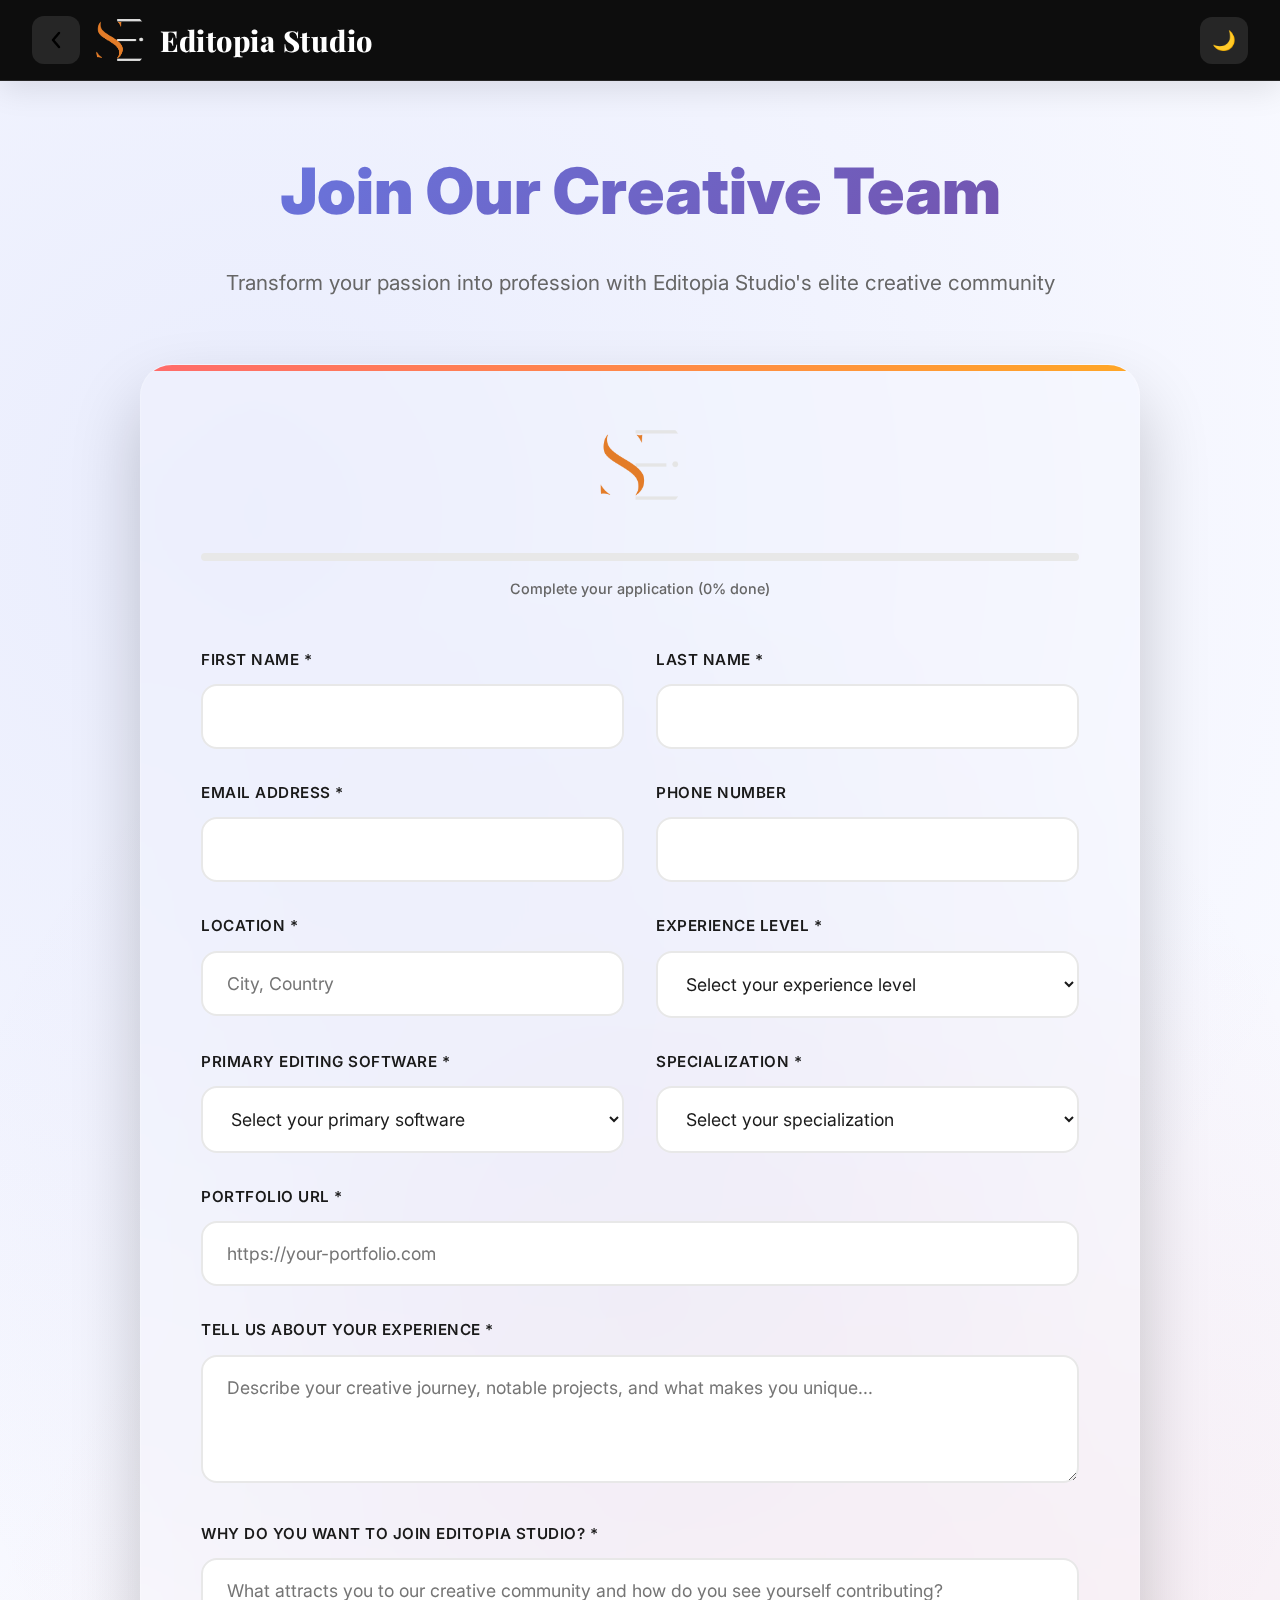
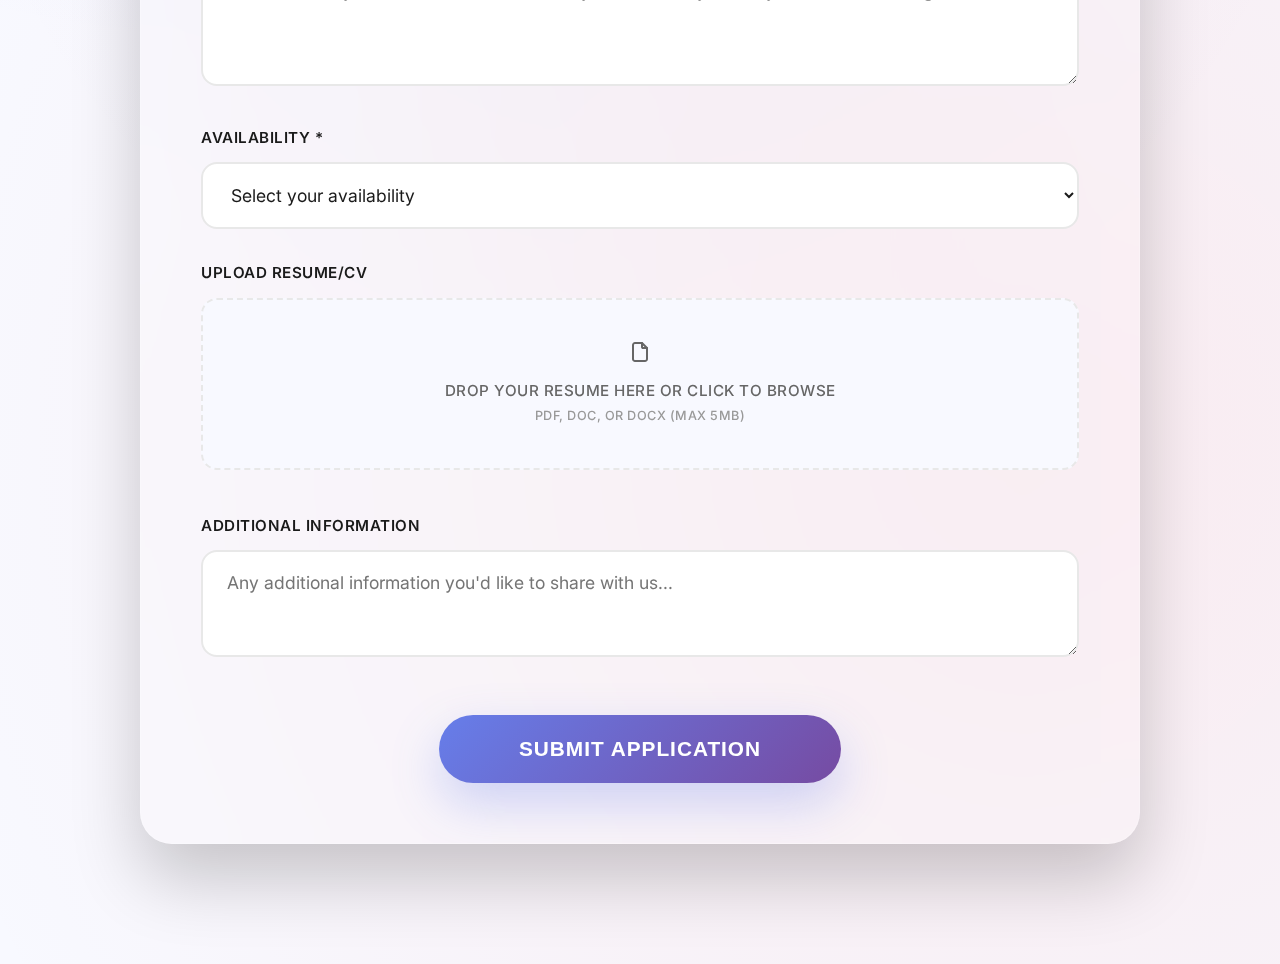
<file: hiring/form2.html>
<!DOCTYPE html>
<html lang="en">
  <head>
    <meta charset="UTF-8" />
    <meta name="viewport" content="width=device-width, initial-scale=1.0" />
    <title>Application Form - Editopia Studio</title>
    <link rel="icon" type="image/png" href="/images/1000187931.png" />
    <link
      rel="icon"
      type="image/png"
      href="[data-uri]"
    />
    <link
      href="https://fonts.googleapis.com/css2?family=Inter:wght@300;400;500;600;700;800;900&family=Playfair+Display:wght@400;700;800&display=swap"
      rel="stylesheet"
    />
    <link rel="stylesheet" href="form2.css" />
  </head>
  <body>
    <!-- Enhanced Navbar -->
    <nav class="navbar" id="navbar">
      <div class="logo">
        <button class="back-button" onclick="goBack()" aria-label="Back">
          <svg width="24" height="24" viewBox="0 0 24 24" fill="none">
            <path
              d="M15 19L9 12L15 5"
              stroke="currentColor"
              stroke-width="2.5"
              stroke-linecap="round"
              stroke-linejoin="round"
            />
          </svg>
        </button>
        <!-- Navbar logo image -->
        <div class="nav-logo-img">
          <img
            id="navbar-logo"
            src="/images/1000187931.png"
            alt="Editopia Studio Logo"
            style="
              width: 100%;
              height: 100%;
              object-fit: cover;
              border-radius: 12px;
            "
          />
        </div>
        <span class="nav-logo-text">Editopia Studio</span>
      </div>
      <button
        class="theme-toggle"
        onclick="toggleTheme()"
        aria-label="Toggle theme"
      >
        <span id="theme-icon">🌙</span>
      </button>
    </nav>

    <!-- Enhanced Application Section -->
    <section id="application" class="application-section">
      <div class="container">
        <h2 class="section-title">Join Our Creative Team</h2>
        <p class="section-subtitle">
          Transform your passion into profession with Editopia Studio's elite
          creative community
        </p>

        <div class="form-container">
          <div class="application-logo">
            <div class="nav-logo-img1"></div>
            <span class="logo-text"></span>
          </div>
          <style>
            .nav-logo-img1 {
              display: flex;
              align-items: center;
              justify-content: center;
            }
            .file-upload-label.file-selected {
              border-color: var(--primary-color);
              background-color: var(
                --primary-color-light,
                rgba(99, 102, 241, 0.1)
              );
            }
            .file-upload-label.file-selected .file-upload-text {
              color: var(--primary-color);
            }
          </style>
          <!-- Progress Indicator -->
          <div class="progress-container">
            <div class="progress-bar">
              <div class="progress-fill" id="progressFill"></div>
            </div>
            <div class="progress-text" id="progressText">
              Complete your application (0% done)
            </div>
          </div>

          <form id="applicationForm" onsubmit="handleSubmit(event)" novalidate>
            <div class="form-grid">
              <div class="form-group">
                <label for="firstName">First Name *</label>
                <input
                  type="text"
                  id="firstName"
                  name="firstName"
                  required
                  onblur="validateField(this)"
                />
                <div class="validation-message"></div>
              </div>

              <div class="form-group">
                <label for="lastName">Last Name *</label>
                <input
                  type="text"
                  id="lastName"
                  name="lastName"
                  required
                  onblur="validateField(this)"
                />
                <div class="validation-message"></div>
              </div>

              <div class="form-group">
                <label for="email">Email Address *</label>
                <input
                  type="email"
                  id="email"
                  name="email"
                  required
                  onblur="validateField(this)"
                />
                <div class="validation-message"></div>
              </div>

              <div class="form-group">
                <label for="phone">Phone Number</label>
                <input
                  type="tel"
                  id="phone"
                  name="phone"
                  onblur="validateField(this)"
                />
                <div class="validation-message"></div>
              </div>

              <div class="form-group">
                <label for="location">Location *</label>
                <input
                  type="text"
                  id="location"
                  name="location"
                  placeholder="City, Country"
                  required
                  onblur="validateField(this)"
                />
                <div class="validation-message"></div>
              </div>

              <div class="form-group">
                <label for="experience">Experience Level *</label>
                <select
                  id="experience"
                  name="experience"
                  required
                  onchange="validateField(this)"
                >
                  <option value="">Select your experience level</option>
                  <option value="beginner">Beginner (0-1 years)</option>
                  <option value="intermediate">Intermediate (2-4 years)</option>
                  <option value="advanced">Advanced (5+ years)</option>
                  <option value="expert">Expert (10+ years)</option>
                </select>
                <div class="validation-message"></div>
              </div>

              <div class="form-group">
                <label for="software">Primary Editing Software *</label>
                <select
                  id="software"
                  name="software"
                  required
                  onchange="validateField(this)"
                >
                  <option value="">Select your primary software</option>
                  <option value="adobe-premiere">Adobe Premiere Pro</option>
                  <option value="adobe-after-effects">
                    Adobe After Effects
                  </option>
                  <option value="final-cut">Final Cut Pro</option>
                  <option value="davinci-resolve">DaVinci Resolve</option>
                  <option value="adobe-photoshop">Adobe Photoshop</option>
                  <option value="adobe-illustrator">Adobe Illustrator</option>
                  <option value="blender">Blender</option>
                  <option value="cinema4d">Cinema 4D</option>
                  <option value="other">Other</option>
                </select>
                <div class="validation-message"></div>
              </div>

              <div class="form-group">
                <label for="specialization">Specialization *</label>
                <select
                  id="specialization"
                  name="specialization"
                  required
                  onchange="validateField(this)"
                >
                  <option value="">Select your specialization</option>
                  <option value="video-editing">Video Editing</option>
                  <option value="motion-graphics">Motion Graphics</option>
                  <option value="color-grading">Color Grading</option>
                  <option value="visual-effects">Visual Effects</option>
                  <option value="audio-editing">Audio Editing</option>
                  <option value="graphic-design">Graphic Design</option>
                  <option value="3d-animation">3D Animation</option>
                  <option value="photography">Photography</option>
                  <option value="social-media">Social Media Content</option>
                </select>
                <div class="validation-message"></div>
              </div>

              <div class="form-group full-width">
                <label for="portfolio">Portfolio URL *</label>
                <input
                  type="url"
                  id="portfolio"
                  name="portfolio"
                  placeholder="https://your-portfolio.com"
                  required
                  onblur="validateField(this)"
                />
                <div class="validation-message"></div>
              </div>

              <div class="form-group full-width">
                <label for="experience-description"
                  >Tell us about your experience *</label
                >
                <textarea
                  id="experience-description"
                  name="experience-description"
                  rows="4"
                  placeholder="Describe your creative journey, notable projects, and what makes you unique..."
                  required
                  onblur="validateField(this)"
                ></textarea>
                <div class="validation-message"></div>
              </div>

              <div class="form-group full-width">
                <label for="why-join"
                  >Why do you want to join Editopia Studio? *</label
                >
                <textarea
                  id="why-join"
                  name="why-join"
                  rows="4"
                  placeholder="What attracts you to our creative community and how do you see yourself contributing?"
                  required
                  onblur="validateField(this)"
                ></textarea>
                <div class="validation-message"></div>
              </div>

              <div class="form-group full-width">
                <label for="availability">Availability *</label>
                <select
                  id="availability"
                  name="availability"
                  required
                  onchange="validateField(this)"
                >
                  <option value="">Select your availability</option>
                  <option value="full-time">Full-time (40+ hours/week)</option>
                  <option value="part-time">
                    Part-time (20-30 hours/week)
                  </option>
                  <option value="freelance">Freelance (Project-based)</option>
                  <option value="contract">Contract (3-6 months)</option>
                </select>
                <div class="validation-message"></div>
              </div>

              <div class="form-group full-width">
                <label for="resume">Upload Resume/CV</label>
                <div class="file-upload">
                  <input
                    type="file"
                    id="resume"
                    name="resume"
                    accept=".pdf,.doc,.docx"
                    onchange="validateField(this)"
                  />
                  <label for="resume" class="file-upload-label">
                    <div class="file-upload-text">
                      <svg
                        width="24"
                        height="24"
                        viewBox="0 0 24 24"
                        fill="none"
                        style="margin-bottom: 8px"
                      >
                        <path
                          d="M14 3V7C14 7.26522 14.1054 7.51957 14.2929 7.70711C14.4804 7.89464 14.7348 8 15 8H19"
                          stroke="currentColor"
                          stroke-width="2"
                          stroke-linecap="round"
                          stroke-linejoin="round"
                        />
                        <path
                          d="M14 3L19 8V19C19 19.5304 18.7893 20.0391 18.4142 20.4142C18.0391 20.7893 17.5304 21 17 21H7C6.46957 21 5.96086 20.7893 5.58579 20.4142C5.21071 20.0391 5 19.5304 5 19V5C5 4.46957 5.21071 3.96086 5.58579 3.58579C5.96086 3.21071 6.46957 3 7 3H14Z"
                          stroke="currentColor"
                          stroke-width="2"
                          stroke-linecap="round"
                          stroke-linejoin="round"
                        />
                      </svg>
                      <div>Drop your resume here or click to browse</div>
                      <small style="color: var(--text-muted); margin-top: 4px"
                        >PDF, DOC, or DOCX (Max 5MB)</small
                      >
                    </div>
                  </label>
                </div>
                <div class="validation-message"></div>
              </div>

              <div class="form-group full-width">
                <label for="additional-info">Additional Information</label>
                <textarea
                  id="additional-info"
                  name="additional-info"
                  rows="3"
                  placeholder="Any additional information you'd like to share with us..."
                ></textarea>
              </div>
            </div>

            <button class="submit-button" id="submitButton" type="submit">
              <span id="submitText">Submit Application</span>
            </button>
          </form>
        </div>
      </div>
    </section>
  </body>
  <script src="form2.js"></script>
</html>
</file>
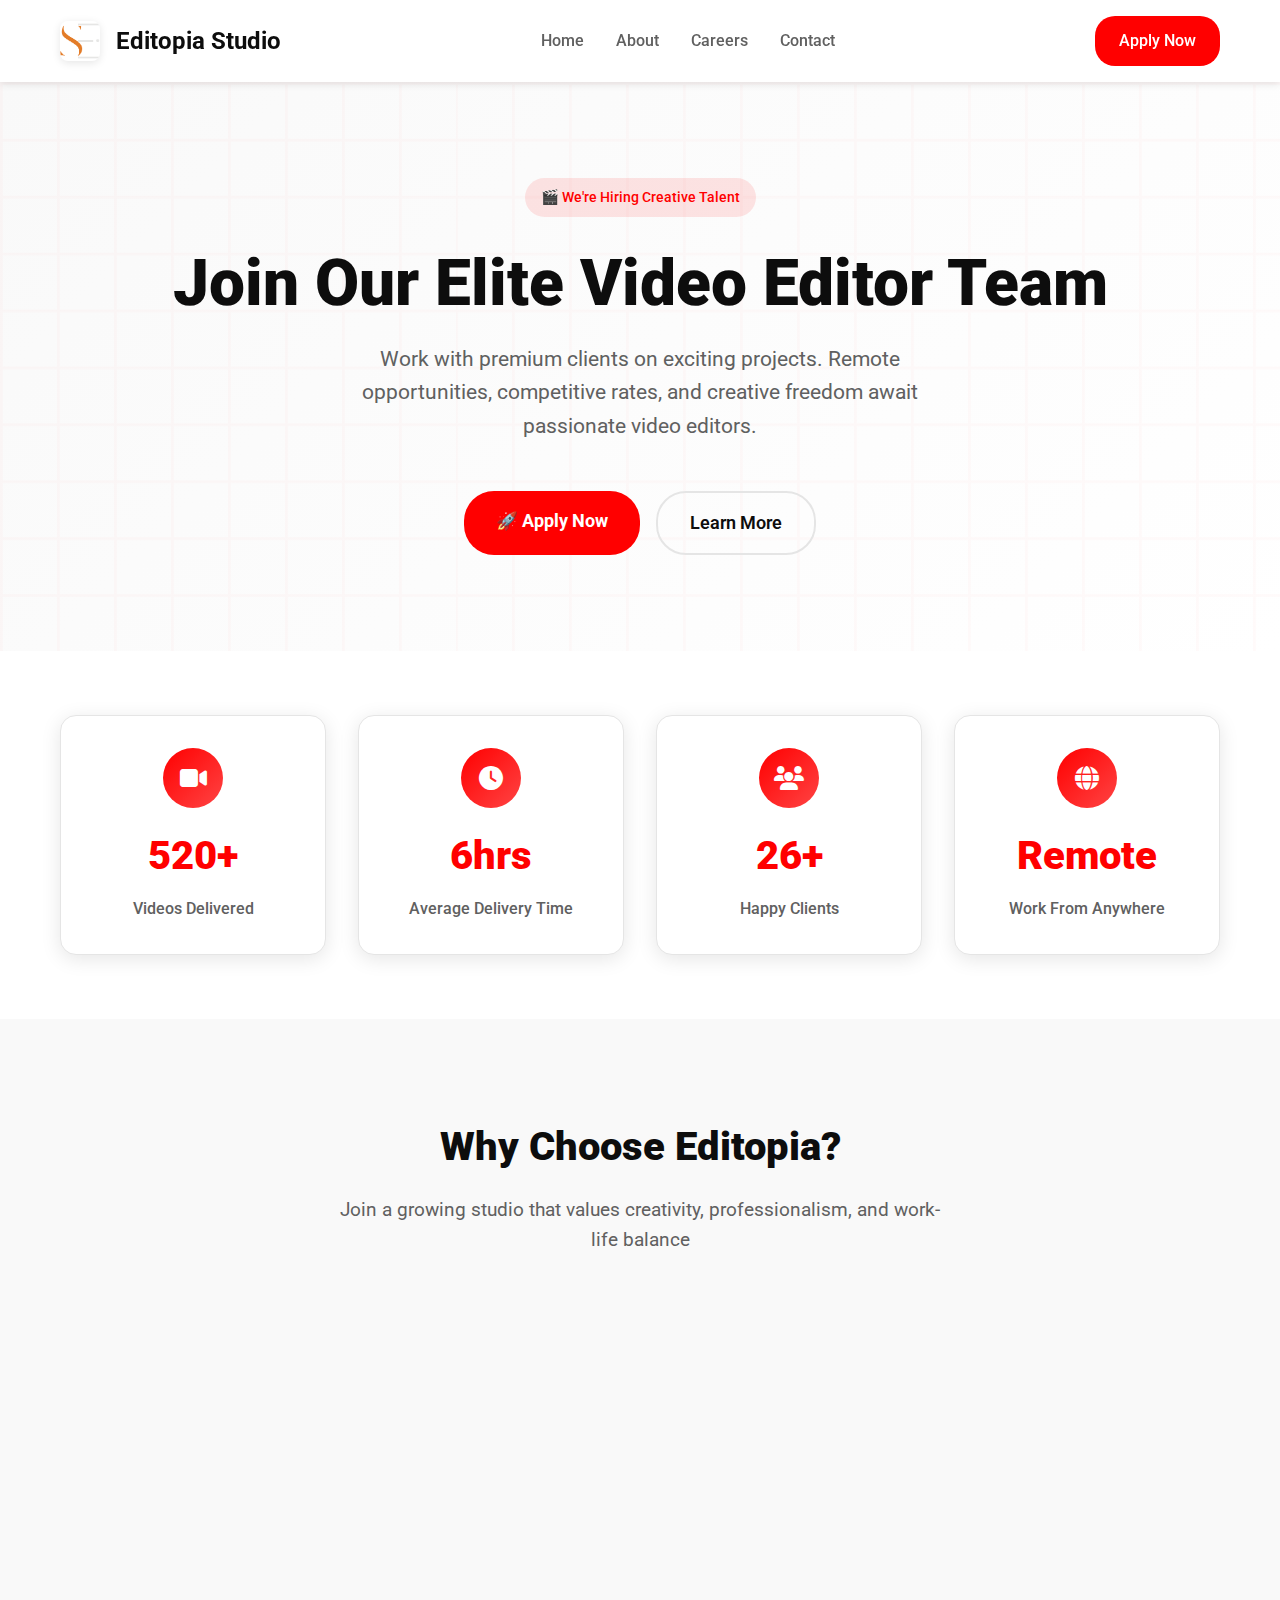
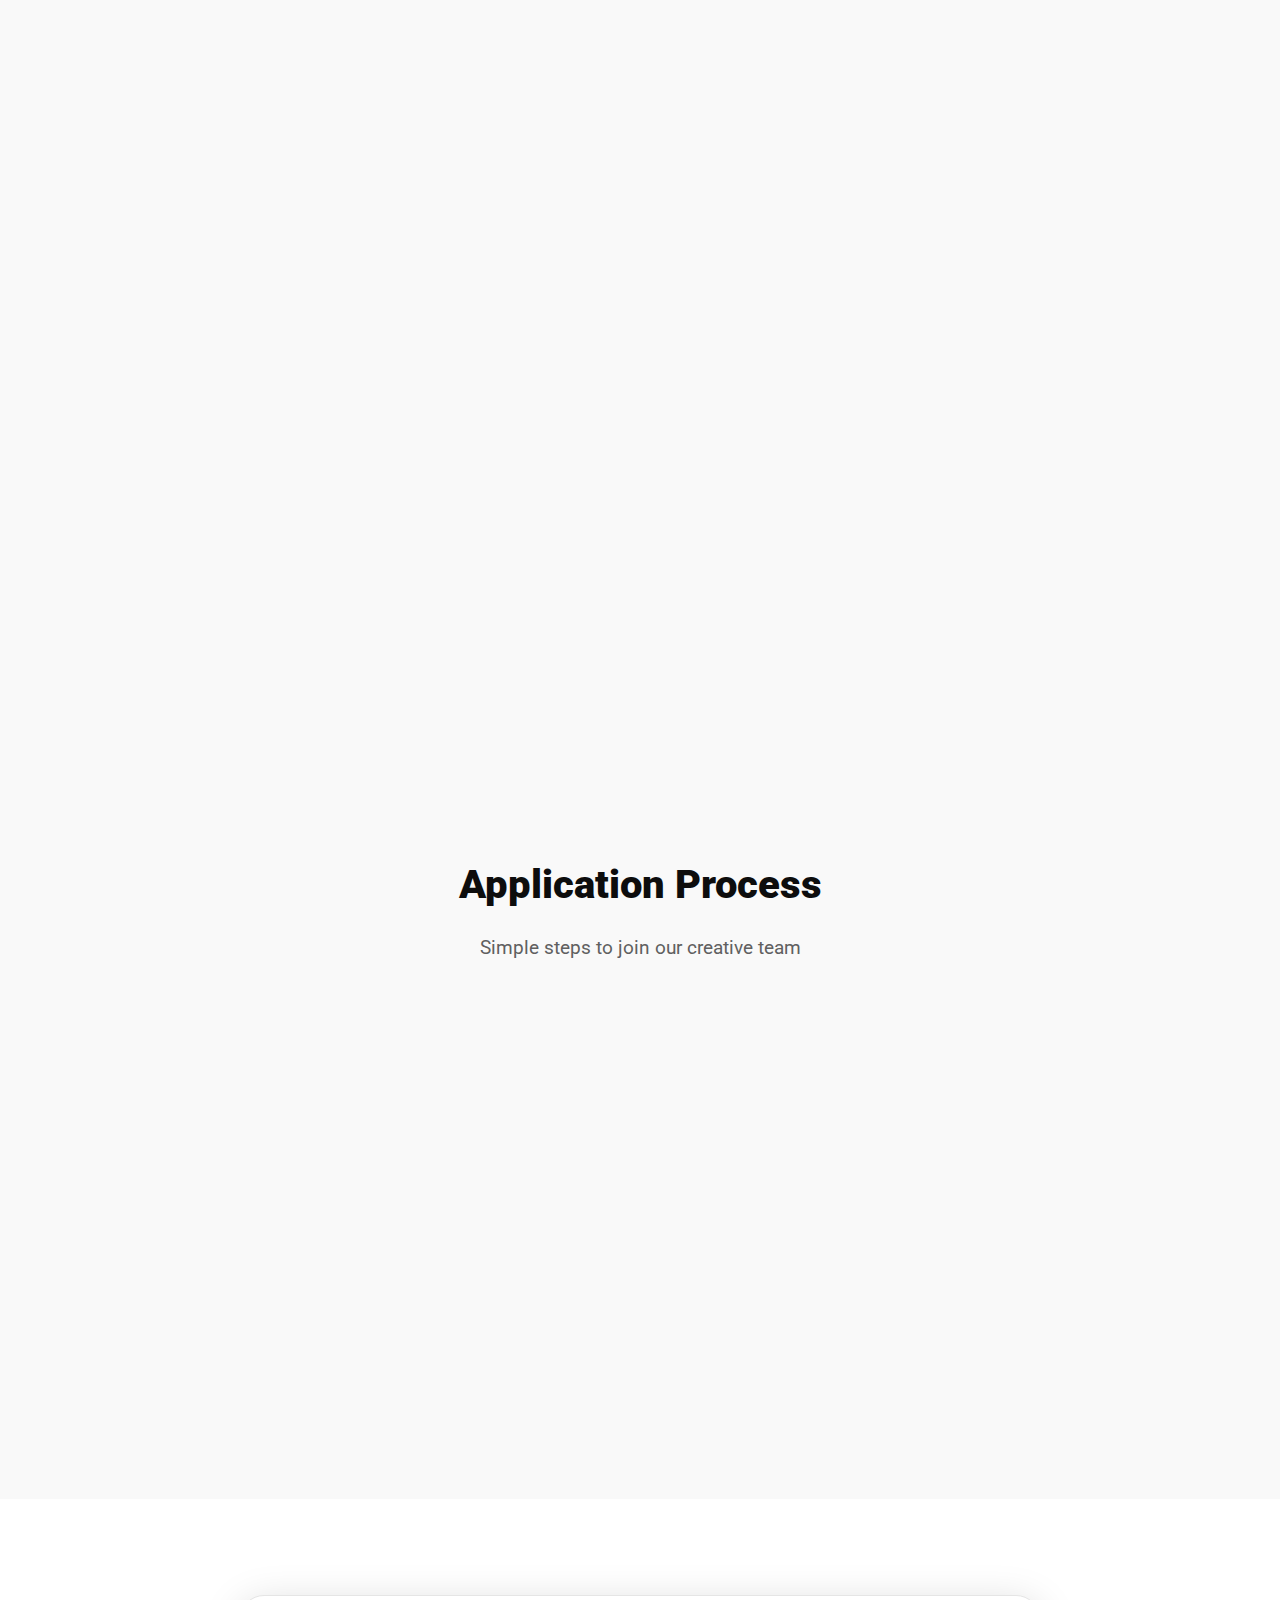
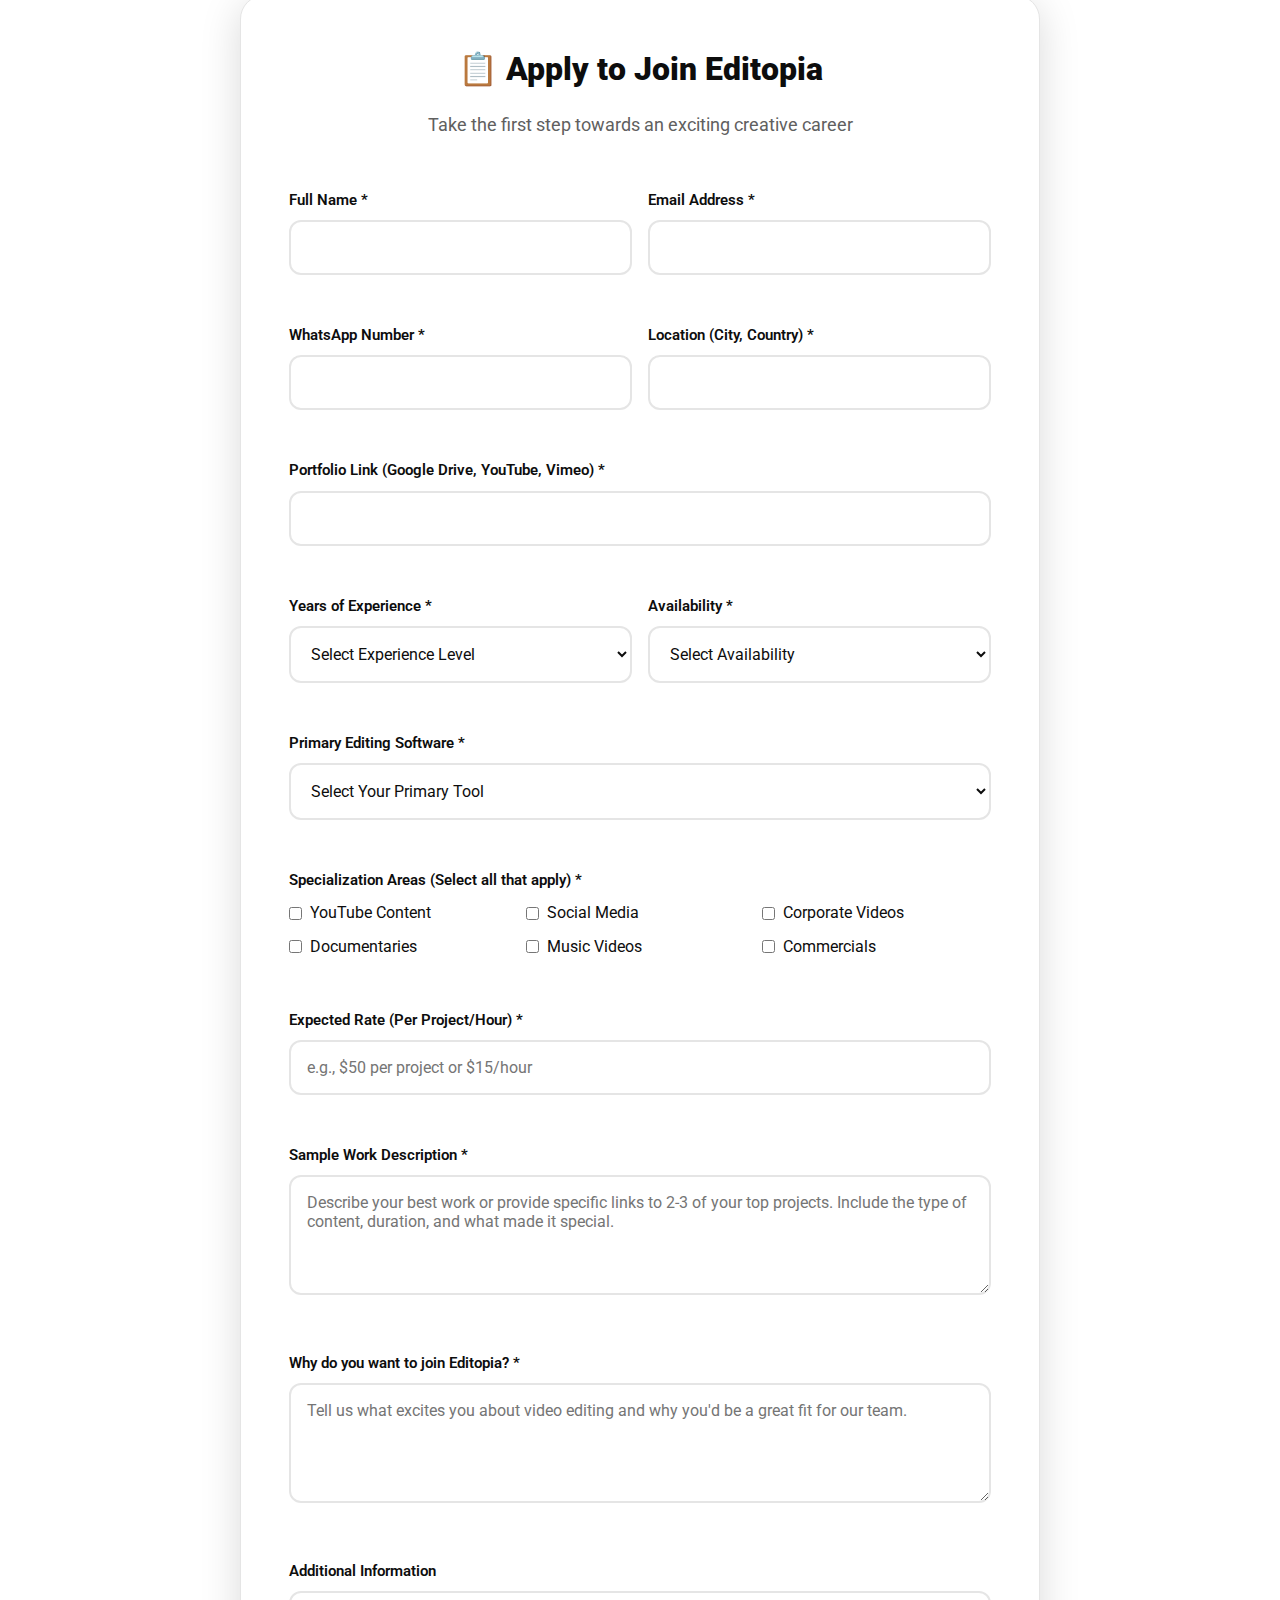
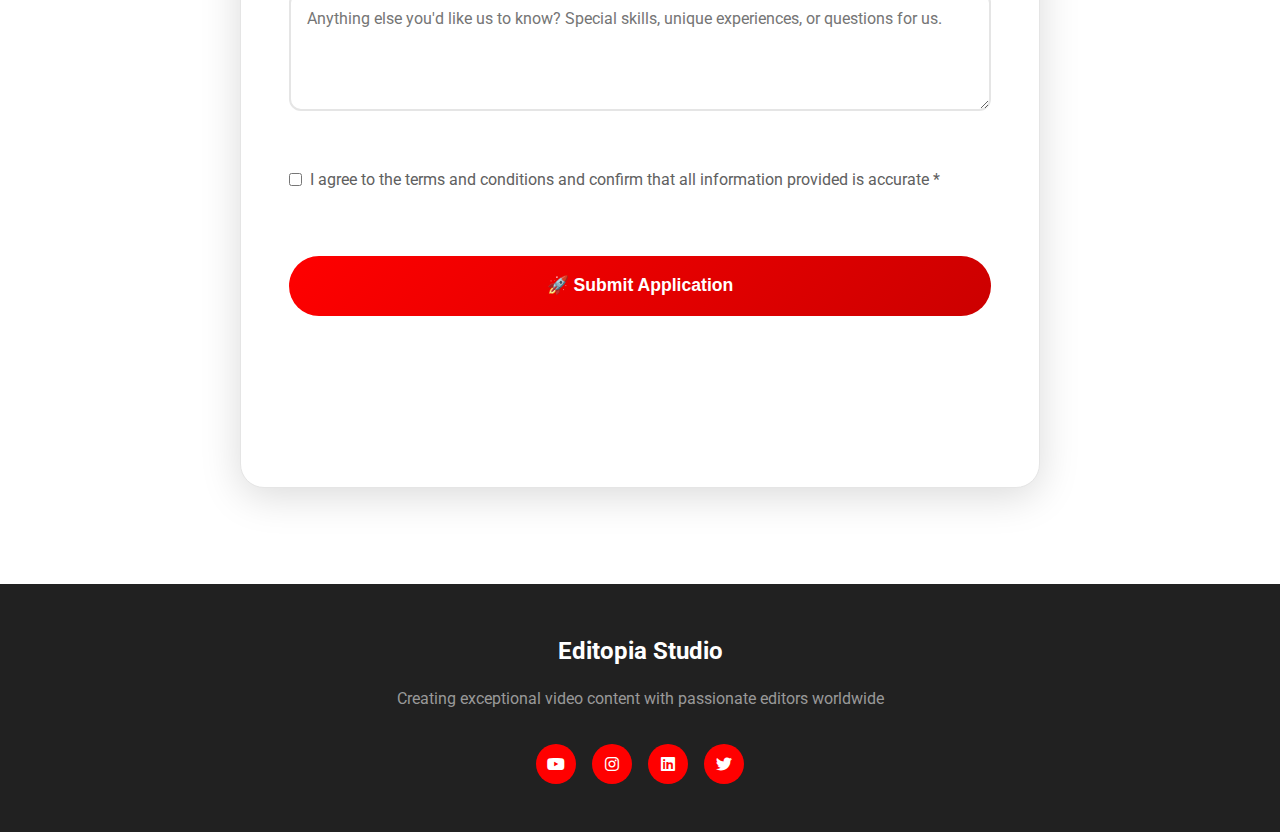
<file: hiring/Hiring-Page.html>
<!DOCTYPE html>
<html lang="en">
<head>
    <meta charset="UTF-8">
    <meta name="viewport" content="width=device-width, initial-scale=1.0">
    <title>Join Editopia Team - Video Editors Wanted</title>
    <link href="https://cdnjs.cloudflare.com/ajax/libs/font-awesome/6.4.0/css/all.min.css" rel="stylesheet">
    <link href="https://fonts.googleapis.com/css2?family=Roboto:wght@300;400;500;700;900&display=swap" rel="stylesheet">
    <style>
        * {
            margin: 0;
            padding: 0;
            box-sizing: border-box;
        }

        :root {
            --youtube-red: #FF0000;
            --youtube-dark-red: #CC0000;
            --youtube-light-red: #FF4444;
            --white: #FFFFFF;
            --light-gray: #F9F9F9;
            --medium-gray: #E5E5E5;
            --dark-gray: #212121;
            --text-dark: #0D0D0D;
            --text-medium: #606060;
            --shadow-light: rgba(0, 0, 0, 0.1);
            --shadow-medium: rgba(0, 0, 0, 0.15);
            --shadow-heavy: rgba(0, 0, 0, 0.25);
        }

        body {
            font-family: 'Roboto', -apple-system, BlinkMacSystemFont, sans-serif;
            background: var(--white);
            color: var(--text-dark);
            line-height: 1.6;
            overflow-x: hidden;
        }

        .container {
            max-width: 1200px;
            margin: 0 auto;
            padding: 0 20px;
        }

        /* Header with YouTube-style navigation */
        .header {
            background: var(--white);
            box-shadow: 0 2px 8px var(--shadow-light);
            position: sticky;
            top: 0;
            z-index: 1000;
            transition: all 0.3s ease;
        }

        .nav {
            display: flex;
            align-items: center;
            justify-content: space-between;
            padding: 1rem 0;
        }

        .logo {
            display: flex;
            align-items: center;
            gap: 0.5rem;
        }

        .logo-icon {
            width: 40px;
            height: 40px;
            background: var(--youtube-red);
            border-radius: 8px;
            display: flex;
            align-items: center;
            justify-content: center;
            color: var(--white);
            font-size: 1.2rem;
            font-weight: 900;
        }

        .logo-text {
            font-size: 1.5rem;
            font-weight: 700;
            color: var(--text-dark);
        }

        .nav-links {
            display: flex;
            gap: 2rem;
            list-style: none;
        }

        .nav-link {
            color: var(--text-medium);
            text-decoration: none;
            font-weight: 500;
            transition: color 0.3s ease;
            position: relative;
        }

        .nav-link:hover {
            color: var(--youtube-red);
        }

        .nav-link::after {
            content: '';
            position: absolute;
            bottom: -5px;
            left: 0;
            width: 0;
            height: 2px;
            background: var(--youtube-red);
            transition: width 0.3s ease;
        }

        .nav-link:hover::after {
            width: 100%;
        }

        .cta-nav-btn {
            background: var(--youtube-red);
            color: var(--white);
            padding: 0.75rem 1.5rem;
            border-radius: 20px;
            text-decoration: none;
            font-weight: 500;
            transition: all 0.3s ease;
            border: none;
            cursor: pointer;
        }

        .cta-nav-btn:hover {
            background: var(--youtube-dark-red);
            transform: translateY(-2px);
            box-shadow: 0 8px 20px rgba(255, 0, 0, 0.3);
        }

        /* Hero Section */
        .hero {
            background: linear-gradient(135deg, var(--light-gray) 0%, var(--white) 100%);
            padding: 6rem 0;
            text-align: center;
            position: relative;
            overflow: hidden;
        }

        .hero::before {
            content: '';
            position: absolute;
            top: 0;
            left: 0;
            right: 0;
            bottom: 0;
            background: url('data:image/svg+xml,<svg xmlns="http://www.w3.org/2000/svg" viewBox="0 0 100 100"><defs><pattern id="grid" width="10" height="10" patternUnits="userSpaceOnUse"><path d="M 10 0 L 0 0 0 10" fill="none" stroke="%23FF000010" stroke-width="1"/></pattern></defs><rect width="100" height="100" fill="url(%23grid)"/></svg>');
            opacity: 0.3;
        }

        .hero-content {
            position: relative;
            z-index: 2;
        }

        .hero-badge {
            display: inline-block;
            background: rgba(255, 0, 0, 0.1);
            color: var(--youtube-red);
            padding: 0.5rem 1rem;
            border-radius: 20px;
            font-size: 0.9rem;
            font-weight: 500;
            margin-bottom: 2rem;
            animation: fadeInUp 0.8s ease-out;
        }

        .hero-title {
            font-size: 4rem;
            font-weight: 900;
            color: var(--text-dark);
            margin-bottom: 1.5rem;
            line-height: 1.1;
            animation: fadeInUp 0.8s ease-out 0.2s both;
        }

        .hero-subtitle {
            font-size: 1.3rem;
            color: var(--text-medium);
            margin-bottom: 3rem;
            max-width: 600px;
            margin-left: auto;
            margin-right: auto;
            animation: fadeInUp 0.8s ease-out 0.4s both;
        }

        .hero-cta {
            display: flex;
            gap: 1rem;
            justify-content: center;
            flex-wrap: wrap;
            animation: fadeInUp 0.8s ease-out 0.6s both;
        }

        .btn-primary {
            background: var(--youtube-red);
            color: var(--white);
            padding: 1rem 2rem;
            border-radius: 30px;
            text-decoration: none;
            font-weight: 700;
            font-size: 1.1rem;
            transition: all 0.3s ease;
            border: none;
            cursor: pointer;
            position: relative;
            overflow: hidden;
        }

        .btn-primary::before {
            content: '';
            position: absolute;
            top: 0;
            left: -100%;
            width: 100%;
            height: 100%;
            background: linear-gradient(90deg, transparent, rgba(255, 255, 255, 0.2), transparent);
            transition: left 0.5s;
        }

        .btn-primary:hover::before {
            left: 100%;
        }

        .btn-primary:hover {
            background: var(--youtube-dark-red);
            transform: translateY(-3px);
            box-shadow: 0 10px 25px rgba(255, 0, 0, 0.3);
        }

        .btn-secondary {
            background: transparent;
            color: var(--text-dark);
            padding: 1rem 2rem;
            border: 2px solid var(--medium-gray);
            border-radius: 30px;
            text-decoration: none;
            font-weight: 600;
            font-size: 1.1rem;
            transition: all 0.3s ease;
        }

        .btn-secondary:hover {
            border-color: var(--youtube-red);
            color: var(--youtube-red);
            transform: translateY(-3px);
            box-shadow: 0 10px 25px var(--shadow-light);
        }

        @keyframes fadeInUp {
            from {
                opacity: 0;
                transform: translateY(30px);
            }
            to {
                opacity: 1;
                transform: translateY(0);
            }
        }

        /* Stats Section */
        .stats-section {
            padding: 4rem 0;
            background: var(--white);
        }

        .stats-grid {
            display: grid;
            grid-template-columns: repeat(auto-fit, minmax(250px, 1fr));
            gap: 2rem;
        }

        .stat-card {
            text-align: center;
            padding: 2rem;
            background: var(--white);
            border-radius: 16px;
            box-shadow: 0 4px 20px var(--shadow-light);
            transition: all 0.3s ease;
            border: 1px solid var(--medium-gray);
        }

        .stat-card:hover {
            transform: translateY(-8px);
            box-shadow: 0 12px 30px var(--shadow-medium);
            border-color: var(--youtube-red);
        }

        .stat-icon {
            width: 60px;
            height: 60px;
            background: linear-gradient(135deg, var(--youtube-red), var(--youtube-light-red));
            border-radius: 50%;
            display: flex;
            align-items: center;
            justify-content: center;
            margin: 0 auto 1rem;
            color: var(--white);
            font-size: 1.5rem;
        }

        .stat-number {
            font-size: 2.5rem;
            font-weight: 900;
            color: var(--youtube-red);
            display: block;
            margin-bottom: 0.5rem;
        }

        .stat-label {
            color: var(--text-medium);
            font-weight: 500;
        }

        /* Features Section */
        .features-section {
            padding: 6rem 0;
            background: var(--light-gray);
        }

        .section-header {
            text-align: center;
            margin-bottom: 4rem;
        }

        .section-title {
            font-size: 2.5rem;
            font-weight: 900;
            color: var(--text-dark);
            margin-bottom: 1rem;
        }

        .section-subtitle {
            font-size: 1.2rem;
            color: var(--text-medium);
            max-width: 600px;
            margin: 0 auto;
        }

        .features-grid {
            display: grid;
            grid-template-columns: repeat(auto-fit, minmax(350px, 1fr));
            gap: 2rem;
        }

        .feature-card {
            background: var(--white);
            padding: 2.5rem;
            border-radius: 20px;
            box-shadow: 0 4px 20px var(--shadow-light);
            transition: all 0.3s ease;
            position: relative;
            overflow: hidden;
        }

        .feature-card::before {
            content: '';
            position: absolute;
            top: 0;
            left: 0;
            right: 0;
            height: 4px;
            background: linear-gradient(90deg, var(--youtube-red), var(--youtube-light-red));
            transform: scaleX(0);
            transition: transform 0.3s ease;
        }

        .feature-card:hover::before {
            transform: scaleX(1);
        }

        .feature-card:hover {
            transform: translateY(-10px);
            box-shadow: 0 20px 40px var(--shadow-medium);
        }

        .feature-icon {
            width: 70px;
            height: 70px;
            background: linear-gradient(135deg, var(--youtube-red), var(--youtube-light-red));
            border-radius: 16px;
            display: flex;
            align-items: center;
            justify-content: center;
            margin-bottom: 1.5rem;
            color: var(--white);
            font-size: 1.8rem;
        }

        .feature-title {
            font-size: 1.4rem;
            font-weight: 700;
            color: var(--text-dark);
            margin-bottom: 1rem;
        }

        .feature-list {
            list-style: none;
        }

        .feature-list li {
            padding: 0.5rem 0;
            color: var(--text-medium);
            position: relative;
            padding-left: 1.5rem;
            font-weight: 500;
        }

        .feature-list li::before {
            content: '✓';
            position: absolute;
            left: 0;
            color: var(--youtube-red);
            font-weight: 900;
        }

        /* Application Form Section */
        .application-section {
            padding: 6rem 0;
            background: var(--white);
        }

        .form-container {
            max-width: 800px;
            margin: 0 auto;
            background: var(--white);
            border-radius: 24px;
            box-shadow: 0 8px 40px var(--shadow-medium);
            padding: 3rem;
            position: relative;
            border: 1px solid var(--medium-gray);
        }

        .form-header {
            text-align: center;
            margin-bottom: 3rem;
        }

        .form-title {
            font-size: 2rem;
            font-weight: 900;
            color: var(--text-dark);
            margin-bottom: 1rem;
        }

        .form-subtitle {
            color: var(--text-medium);
            font-size: 1.1rem;
        }

        .form-grid {
            display: grid;
            gap: 1.5rem;
        }

        .form-row {
            display: grid;
            grid-template-columns: 1fr 1fr;
            gap: 1rem;
        }

        .form-group {
            margin-bottom: 1.5rem;
        }

        .form-label {
            display: block;
            margin-bottom: 0.5rem;
            color: var(--text-dark);
            font-weight: 600;
            font-size: 0.95rem;
        }

        .form-input,
        .form-select,
        .form-textarea {
            width: 100%;
            padding: 1rem;
            border: 2px solid var(--medium-gray);
            border-radius: 12px;
            font-size: 1rem;
            color: var(--text-dark);
            background: var(--white);
            transition: all 0.3s ease;
            font-family: inherit;
        }

        .form-input:focus,
        .form-select:focus,
        .form-textarea:focus {
            outline: none;
            border-color: var(--youtube-red);
            box-shadow: 0 0 0 3px rgba(255, 0, 0, 0.1);
        }

        .form-textarea {
            resize: vertical;
            min-height: 120px;
        }

        .submit-button {
            background: linear-gradient(135deg, var(--youtube-red), var(--youtube-dark-red));
            color: var(--white);
            padding: 1.2rem 3rem;
            border: none;
            border-radius: 30px;
            font-size: 1.1rem;
            font-weight: 700;
            cursor: pointer;
            transition: all 0.3s ease;
            width: 100%;
            margin-top: 1rem;
            position: relative;
            overflow: hidden;
        }

        .submit-button:hover {
            transform: translateY(-3px);
            box-shadow: 0 15px 30px rgba(255, 0, 0, 0.4);
        }

        .submit-button:active {
            transform: translateY(-1px);
        }

        /* Process Section */
        .process-section {
            padding: 6rem 0;
            background: var(--light-gray);
        }

        .process-grid {
            display: grid;
            grid-template-columns: repeat(auto-fit, minmax(300px, 1fr));
            gap: 2rem;
        }

        .process-step {
            text-align: center;
            position: relative;
        }

        .process-number {
            width: 60px;
            height: 60px;
            background: var(--youtube-red);
            color: var(--white);
            border-radius: 50%;
            display: flex;
            align-items: center;
            justify-content: center;
            font-size: 1.5rem;
            font-weight: 900;
            margin: 0 auto 1.5rem;
        }

        .process-title {
            font-size: 1.3rem;
            font-weight: 700;
            color: var(--text-dark);
            margin-bottom: 1rem;
        }

        .process-description {
            color: var(--text-medium);
            line-height: 1.6;
        }

        /* Footer */
        .footer {
            background: var(--dark-gray);
            color: var(--white);
            padding: 3rem 0;
            text-align: center;
        }

        .footer-logo {
            font-size: 1.5rem;
            font-weight: 700;
            margin-bottom: 1rem;
        }

        .footer-text {
            color: #999;
            margin-bottom: 2rem;
        }

        .footer-social {
            display: flex;
            justify-content: center;
            gap: 1rem;
        }

        .social-link {
            width: 40px;
            height: 40px;
            background: var(--youtube-red);
            color: var(--white);
            border-radius: 50%;
            display: flex;
            align-items: center;
            justify-content: center;
            text-decoration: none;
            transition: all 0.3s ease;
        }

        .social-link:hover {
            transform: translateY(-3px);
            box-shadow: 0 8px 20px rgba(255, 0, 0, 0.3);
        }

        /* Animations */
        @keyframes slideInFromLeft {
            from {
                opacity: 0;
                transform: translateX(-50px);
            }
            to {
                opacity: 1;
                transform: translateX(0);
            }
        }

        @keyframes slideInFromRight {
            from {
                opacity: 0;
                transform: translateX(50px);
            }
            to {
                opacity: 1;
                transform: translateX(0);
            }
        }

        .animate-on-scroll {
            opacity: 0;
            transform: translateY(30px);
            transition: all 0.6s ease;
        }

        .animate-on-scroll.animated {
            opacity: 1;
            transform: translateY(0);
        }

        /* Responsive Design */
        @media (max-width: 768px) {
            .hero-title {
                font-size: 2.5rem;
            }
            
            .nav-links {
                display: none;
            }
            
            .form-row {
                grid-template-columns: 1fr;
            }
            
            .hero-cta {
                flex-direction: column;
                align-items: center;
            }
            
            .form-container {
                padding: 2rem;
            }
        }

        /* Loading Animation */
        .loading {
            display: inline-block;
            width: 20px;
            height: 20px;
            border: 3px solid rgba(255, 255, 255, 0.3);
            border-radius: 50%;
            border-top-color: var(--white);
            animation: spin 1s ease-in-out infinite;
        }

        @keyframes spin {
            to { transform: rotate(360deg); }
        }

        /* Success Message */
        .success-message {
            background: #10B981;
            color: white;
            padding: 1rem;
            border-radius: 12px;
            margin-top: 1rem;
            text-align: center;
            font-weight: 600;
            opacity: 0;
            transform: translateY(20px);
            transition: all 0.3s ease;
        }

        .success-message.show {
            opacity: 1;
            transform: translateY(0);
        }
    </style>
</head>
<body>
    <!-- Header -->
    <header class="header">
        <div class="container">
            <nav class="nav">
                <div class="logo">
                    <img src="/images/1000187931.png" alt="Editopia Logo" style="width:40px;height:40px;border-radius:8px;object-fit:cover;box-shadow:0 2px 8px rgba(0,0,0,0.10);margin-right:8px;">
                    <span class="logo-text">Editopia Studio</span>
                </div>
                <ul class="nav-links">
                    <li><a href="/index.html" class="nav-link">Home</a></li>
                    <li><a href="#about" class="nav-link">About</a></li>
                    <li><a href="#careers" class="nav-link">Careers</a></li>
                    <li><a href="#contact" class="nav-link">Contact</a></li>
                </ul>
                <a href="/hiring/apply.html" class="cta-nav-btn">Apply Now</a>
            </nav>
        </div>
    </header>

    <!-- Hero Section -->
    <section class="hero" id="home">
        <div class="container">
            <div class="hero-content">
                <div class="hero-badge">🎬 We're Hiring Creative Talent</div>
                <h1 class="hero-title">Join Our Elite Video Editor Team</h1>
                <p class="hero-subtitle">Work with premium clients on exciting projects. Remote opportunities, competitive rates, and creative freedom await passionate video editors.</p>
                <div class="hero-cta">
                    <a href="/hiring/apply.html" class="btn-primary">🚀 Apply Now</a>
                    <a href="#learn-more" class="btn-secondary">Learn More</a>
                </div>
            </div>
        </div>
    </section>

    <!-- Stats Section -->
    <section class="stats-section">
        <div class="container">
            <div class="stats-grid">
                <div class="stat-card animate-on-scroll">
                    <div class="stat-icon"><i class="fas fa-video"></i></div>
                    <span class="stat-number">1000+</span>
                    <div class="stat-label">Videos Delivered</div>
                </div>
                <div class="stat-card animate-on-scroll">
                    <div class="stat-icon"><i class="fas fa-clock"></i></div>
                    <span class="stat-number">12hrs</span>
                    <div class="stat-label">Average Delivery Time</div>
                </div>
                <div class="stat-card animate-on-scroll">
                    <div class="stat-icon"><i class="fas fa-users"></i></div>
                    <span class="stat-number">50+</span>
                    <div class="stat-label">Happy Clients</div>
                </div>
                <div class="stat-card animate-on-scroll">
                    <div class="stat-icon"><i class="fas fa-globe"></i></div>
                    <span class="stat-number">Remote</span>
                    <div class="stat-label">Work From Anywhere</div>
                </div>
            </div>
        </div>
    </section>

    <!-- Features Section -->
    <section class="features-section" id="learn-more">
        <div class="container">
            <div class="section-header">
                <h2 class="section-title">Why Choose Editopia?</h2>
                <p class="section-subtitle">Join a growing studio that values creativity, professionalism, and work-life balance</p>
            </div>
            <div class="features-grid">
                <div class="feature-card animate-on-scroll">
                    <div class="feature-icon"><i class="fas fa-users"></i></div>
                    <h3 class="feature-title">🧑‍💻 Open Positions</h3>
                    <ul class="feature-list">
                        <li>Remote Freelance Video Editors</li>
                        <li>Part-Time Creative Professionals</li>
                        <li>Full-Time Team Members</li>
                        <li>YouTube & Social Media Specialists</li>
                        <li>Long-form Content Creators</li>
                    </ul>
                </div>

                <div class="feature-card animate-on-scroll">
                    <div class="feature-icon"><i class="fas fa-tools"></i></div>
                    <h3 class="feature-title">🧰 Tools & Software</h3>
                    <ul class="feature-list">
                        <li>Adobe Premiere Pro</li>
                        <li>Final Cut Pro</li>
                        <li>After Effects</li>
                        <li>DaVinci Resolve</li>
                        <li>CapCut Pro</li>
                        <li>Any tool that delivers results!</li>
                    </ul>
                </div>

                <div class="feature-card animate-on-scroll">
                    <div class="feature-icon"><i class="fas fa-clock"></i></div>
                    <h3 class="feature-title">🕒 What We Expect</h3>
                    <ul class="feature-list">
                        <li>Ready to start immediately</li>
                        <li>Submit 30-60 second portfolio sample</li>
                        <li>Meet 14-hour delivery deadlines</li>
                        <li>Maximum 3 revisions per project</li>
                        <li>Professional communication</li>
                    </ul>
                </div>

                <div class="feature-card animate-on-scroll">
                    <div class="feature-icon"><i class="fas fa-dollar-sign"></i></div>
                    <h3 class="feature-title">💰 Compensation & Benefits</h3>
                    <ul class="feature-list">
                        <li>Competitive project-based rates</li>
                        <li>Monthly payment schedule</li>
                        <li>Performance bonuses</li>
                        <li>Flexible working hours</li>
                        <li>Growth opportunities</li>
                    </ul>
                </div>
            </div>
        </div>
    </section>

    <!-- Process Section -->
    <section class="process-section">
        <div class="container">
            <div class="section-header">
                <h2 class="section-title">Application Process</h2>
                <p class="section-subtitle">Simple steps to join our creative team</p>
            </div>
            <div class="process-grid">
                <div class="process-step animate-on-scroll">
                    <div class="process-number">1</div>
                    <h3 class="process-title">Submit Application</h3>
                    <p class="process-description">Fill out the form below with your details and portfolio links</p>
                </div>
                <div class="process-step animate-on-scroll">
                    <div class="process-number">2</div>
                    <h3 class="process-title">Portfolio Review</h3>
                    <p class="process-description">Our team reviews your work within 24-48 hours</p>
                </div>
                <div class="process-step animate-on-scroll">
                    <div class="process-number">3</div>
                    <h3 class="process-title">Sample Task</h3>
                    <p class="process-description">Shortlisted candidates receive a paid sample project</p>
                </div>
                <div class="process-step animate-on-scroll">
                    <div class="process-number">4</div>
                    <h3 class="process-title">Welcome to Team</h3>
                    <p class="process-description">Successful candidates join our creative family</p>
                </div>
            </div>
        </div>
    </section>

    <!-- Application Form Section -->
    <section class="application-section" id="apply">
        <div class="container">
            <div class="form-container">
                <div class="form-header">
                    <h2 class="form-title">📋 Apply to Join Editopia</h2>
                    <p class="form-subtitle">Take the first step towards an exciting creative career</p>
                </div>
                
                <form id="applicationForm" class="form-grid">
                    <div class="form-row">
                        <div class="form-group">
                            <label for="fullName" class="form-label">Full Name *</label>
                            <input type="text" id="fullName" name="fullName" class="form-input" required>
                        </div>
                        <div class="form-group">
                            <label for="email" class="form-label">Email Address *</label>
                            <input type="email" id="email" name="email" class="form-input" required>
                        </div>
                    </div>

                    <div class="form-row">
                        <div class="form-group">
                            <label for="whatsapp" class="form-label">WhatsApp Number *</label>
                            <input type="tel" id="whatsapp" name="whatsapp" class="form-input" required>
                        </div>
                        <div class="form-group">
                            <label for="location" class="form-label">Location (City, Country) *</label>
                            <input type="text" id="location" name="location" class="form-input" required>
                        </div>
                    </div>

                    <div class="form-group">
                        <label for="portfolio" class="form-label">Portfolio Link (Google Drive, YouTube, Vimeo) *</label>
                        <input type="url" id="portfolio" name="portfolio" class="form-input" required>
                    </div>

                    <div class="form-row">
                        <div class="form-group">
                            <label for="experience" class="form-label">Years of Experience *</label>
                            <select id="experience" name="experience" class="form-select"required>
                                <option value="">Select Experience Level</option>
                                <option value="0-1">0-1 Years (Beginner)</option>
                                <option value="1-3">1-3 Years (Intermediate)</option>
                                <option value="3-5">3-5 Years (Advanced)</option>
                                <option value="5+">5+ Years (Expert)</option>
                            </select>
                        </div>
                        <div class="form-group">
                            <label for="availability" class="form-label">Availability *</label>
                            <select id="availability" name="availability" class="form-select" required>
                                <option value="">Select Availability</option>
                                <option value="full-time">Full-time (40+ hours/week)</option>
                                <option value="part-time">Part-time (20-30 hours/week)</option>
                                <option value="freelance">Freelance (Project-based)</option>
                                <option value="weekend">Weekends Only</option>
                            </select>
                        </div>
                    </div>

                    <div class="form-group">
                        <label for="software" class="form-label">Primary Editing Software *</label>
                        <select id="software" name="software" class="form-select" required>
                            <option value="">Select Your Primary Tool</option>
                            <option value="premiere-pro">Adobe Premiere Pro</option>
                            <option value="final-cut">Final Cut Pro</option>
                            <option value="after-effects">After Effects</option>
                            <option value="davinci">DaVinci Resolve</option>
                            <option value="capcut">CapCut Pro</option>
                            <option value="other">Other (specify in message)</option>
                        </select>
                    </div>

                    <div class="form-group">
                        <label for="specialization" class="form-label">Specialization Areas (Select all that apply) *</label>
                        <div style="display: grid; grid-template-columns: repeat(auto-fit, minmax(200px, 1fr)); gap: 0.5rem; margin-top: 0.5rem;">
                            <label style="display: flex; align-items: center; gap: 0.5rem; font-weight: normal;">
                                <input type="checkbox" name="specialization" value="youtube"> YouTube Content
                            </label>
                            <label style="display: flex; align-items: center; gap: 0.5rem; font-weight: normal;">
                                <input type="checkbox" name="specialization" value="social-media"> Social Media
                            </label>
                            <label style="display: flex; align-items: center; gap: 0.5rem; font-weight: normal;">
                                <input type="checkbox" name="specialization" value="corporate"> Corporate Videos
                            </label>
                            <label style="display: flex; align-items: center; gap: 0.5rem; font-weight: normal;">
                                <input type="checkbox" name="specialization" value="documentaries"> Documentaries
                            </label>
                            <label style="display: flex; align-items: center; gap: 0.5rem; font-weight: normal;">
                                <input type="checkbox" name="specialization" value="music-videos"> Music Videos
                            </label>
                            <label style="display: flex; align-items: center; gap: 0.5rem; font-weight: normal;">
                                <input type="checkbox" name="specialization" value="commercials"> Commercials
                            </label>
                        </div>
                    </div>

                    <div class="form-group">
                        <label for="rateExpectation" class="form-label">Expected Rate (Per Project/Hour) *</label>
                        <input type="text" id="rateExpectation" name="rateExpectation" class="form-input" placeholder="e.g., $50 per project or $15/hour" required>
                    </div>

                    <div class="form-group">
                        <label for="sampleWork" class="form-label">Sample Work Description *</label>
                        <textarea id="sampleWork" name="sampleWork" class="form-textarea" placeholder="Describe your best work or provide specific links to 2-3 of your top projects. Include the type of content, duration, and what made it special." required></textarea>
                    </div>

                    <div class="form-group">
                        <label for="motivation" class="form-label">Why do you want to join Editopia? *</label>
                        <textarea id="motivation" name="motivation" class="form-textarea" placeholder="Tell us what excites you about video editing and why you'd be a great fit for our team." required></textarea>
                    </div>

                    <div class="form-group">
                        <label for="additionalInfo" class="form-label">Additional Information</label>
                        <textarea id="additionalInfo" name="additionalInfo" class="form-textarea" placeholder="Anything else you'd like us to know? Special skills, unique experiences, or questions for us."></textarea>
                    </div>

                    <div class="form-group">
                        <label style="display: flex; align-items: center; gap: 0.5rem; font-weight: normal; color: var(--text-medium);">
                            <input type="checkbox" id="terms" name="terms" required>
                            I agree to the terms and conditions and confirm that all information provided is accurate *
                        </label>
                    </div>

                    <button type="submit" class="submit-button" id="submitBtn">
                        <span id="submitText">🚀 Submit Application</span>
                        <span id="loadingSpinner" class="loading" style="display: none;"></span>
                    </button>

                    <div id="successMessage" class="success-message">
                        ✅ Application submitted successfully! We'll review your portfolio and get back to you within 24-48 hours.
                    </div>
                </form>
            </div>
        </div>
    </section>

    <!-- Footer -->
    <footer class="footer">
        <div class="container">
            <div class="footer-logo">Editopia Studio</div>
            <p class="footer-text">Creating exceptional video content with passionate editors worldwide</p>
            <div class="footer-social">
                <a href="#" class="social-link"><i class="fab fa-youtube"></i></a>
                <a href="#" class="social-link"><i class="fab fa-instagram"></i></a>
                <a href="#" class="social-link"><i class="fab fa-linkedin"></i></a>
                <a href="#" class="social-link"><i class="fab fa-twitter"></i></a>
            </div>
        </div>
    </footer>

    <script>
        // Smooth scrolling for navigation links
        document.querySelectorAll('a[href^="#"]').forEach(anchor => {
            anchor.addEventListener('click', function (e) {
                e.preventDefault();
                const target = document.querySelector(this.getAttribute('href'));
                if (target) {
                    target.scrollIntoView({
                        behavior: 'smooth',
                        block: 'start'
                    });
                }
            });
        });

        // Animate elements on scroll
        const observerOptions = {
            threshold: 0.1,
            rootMargin: '0px 0px -50px 0px'
        };

        const observer = new IntersectionObserver((entries) => {
            entries.forEach(entry => {
                if (entry.isIntersecting) {
                    entry.target.classList.add('animated');
                }
            });
        }, observerOptions);

        document.querySelectorAll('.animate-on-scroll').forEach(el => {
            observer.observe(el);
        });

        // Header scroll effect
        window.addEventListener('scroll', () => {
            const header = document.querySelector('.header');
            if (window.scrollY > 100) {
                header.style.background = 'rgba(255, 255, 255, 0.95)';
                header.style.backdropFilter = 'blur(10px)';
            } else {
                header.style.background = 'var(--white)';
                header.style.backdropFilter = 'none';
            }
        });

        // Form submission handling
        document.getElementById('applicationForm').addEventListener('submit', function(e) {
            e.preventDefault();
            
            const submitBtn = document.getElementById('submitBtn');
            const submitText = document.getElementById('submitText');
            const loadingSpinner = document.getElementById('loadingSpinner');
            const successMessage = document.getElementById('successMessage');
            
            // Show loading state
            submitText.style.display = 'none';
            loadingSpinner.style.display = 'inline-block';
            submitBtn.disabled = true;
            
            // Collect form data
            const formData = new FormData(this);
            const data = {};
            
            // Handle regular form fields
            for (let [key, value] of formData.entries()) {
                if (key === 'specialization') {
                    // Handle multiple checkboxes
                    if (!data[key]) data[key] = [];
                    data[key].push(value);
                } else {
                    data[key] = value;
                }
            }
            
            // Handle specialization checkboxes separately if none were selected via FormData
            if (!data.specialization) {
                data.specialization = [];
                document.querySelectorAll('input[name="specialization"]:checked').forEach(checkbox => {
                    data.specialization.push(checkbox.value);
                });
            }
            
            // Simulate form submission (replace with actual submission logic)
            setTimeout(() => {
                console.log('Form Data:', data);
                
                // Reset button state
                submitText.style.display = 'inline';
                loadingSpinner.style.display = 'none';
                submitBtn.disabled = false;
                
                // Show success message
                successMessage.classList.add('show');
                
                // Reset form
                this.reset();
                
                // Hide success message after 5 seconds
                setTimeout(() => {
                    successMessage.classList.remove('show');
                }, 5000);
                
                // Scroll to top of form
                document.getElementById('apply').scrollIntoView({
                    behavior: 'smooth',
                    block: 'start'
                });
                
            }, 2000); // 2 second delay to simulate processing
        });

        // Dynamic statistics counter animation
        function animateCounters() {
            const counters = document.querySelectorAll('.stat-number');
            
            counters.forEach(counter => {
                const target = counter.textContent;
                const isNumeric = /^\d+/.test(target);
                
                if (isNumeric) {
                    const finalNumber = parseInt(target.match(/\d+/)[0]);
                    let currentNumber = 0;
                    const increment = finalNumber / 50;
                    const suffix = target.replace(/^\d+/, '');
                    
                    const timer = setInterval(() => {
                        currentNumber += increment;
                        if (currentNumber >= finalNumber) {
                            counter.textContent = finalNumber + suffix;
                            clearInterval(timer);
                        } else {
                            counter.textContent = Math.floor(currentNumber) + suffix;
                        }
                    }, 30);
                }
            });
        }

        // Trigger counter animation when stats section is visible
        const statsSection = document.querySelector('.stats-section');
        const statsObserver = new IntersectionObserver((entries) => {
            entries.forEach(entry => {
                if (entry.isIntersecting) {
                    animateCounters();
                    statsObserver.unobserve(entry.target);
                }
            });
        }, { threshold: 0.5 });

        if (statsSection) {
            statsObserver.observe(statsSection);
        }

        // Form validation enhancements
        const inputs = document.querySelectorAll('.form-input, .form-select, .form-textarea');
        
        inputs.forEach(input => {
            input.addEventListener('blur', function() {
                if (this.checkValidity()) {
                    this.style.borderColor = '#10B981';
                } else {
                    this.style.borderColor = '#EF4444';
                }
            });
            
            input.addEventListener('focus', function() {
                this.style.borderColor = 'var(--youtube-red)';
            });
        });

        // Ensure at least one specialization is selected
        const specializationCheckboxes = document.querySelectorAll('input[name="specialization"]');
        const form = document.getElementById('applicationForm');
        
        form.addEventListener('submit', function(e) {
            const checkedBoxes = document.querySelectorAll('input[name="specialization"]:checked');
            if (checkedBoxes.length === 0) {
                e.preventDefault();
                alert('Please select at least one specialization area.');
                return false;
            }
        });

        // Mobile menu toggle (if needed)
        const createMobileMenu = () => {
            if (window.innerWidth <= 768) {
                const nav = document.querySelector('.nav');
                const navLinks = document.querySelector('.nav-links');
                
                if (!document.querySelector('.mobile-menu-toggle')) {
                    const mobileToggle = document.createElement('button');
                    mobileToggle.className = 'mobile-menu-toggle';
                    mobileToggle.innerHTML = '<i class="fas fa-bars"></i>';
                    mobileToggle.style.cssText = `
                        display: block;
                        background: none;
                        border: none;
                        font-size: 1.5rem;
                        color: var(--text-dark);
                        cursor: pointer;
                    `;
                    
                    nav.insertBefore(mobileToggle, document.querySelector('.cta-nav-btn'));
                    
                    mobileToggle.addEventListener('click', () => {
                        navLinks.style.display = navLinks.style.display === 'flex' ? 'none' : 'flex';
                        navLinks.style.position = 'absolute';
                        navLinks.style.top = '100%';
                        navLinks.style.left = '0';
                        navLinks.style.right = '0';
                        navLinks.style.background = 'white';
                        navLinks.style.flexDirection = 'column';
                        navLinks.style.padding = '1rem';
                        navLinks.style.boxShadow = '0 4px 12px rgba(0,0,0,0.1)';
                    });
                }
            }
        };

        window.addEventListener('resize', createMobileMenu);
        createMobileMenu();
    </script>
</body>
</html>
</file>
<file: hiring/form2.css>
* {
  margin: 0;
  padding: 0;
  box-sizing: border-box;
}

:root {
  --primary-gradient: linear-gradient(135deg, #667eea 0%, #764ba2 100%);
  --accent-gradient: linear-gradient(45deg, #ff6b6b, #ffa726);
  --success-gradient: linear-gradient(135deg, #4caf50 0%, #45a049 100%);
  --danger-gradient: linear-gradient(135deg, #ff4444 0%, #cc0000 100%);
  --glassmorphism: rgba(255, 255, 255, 0.15);
  --text-primary: #1a1a1a;
  --text-secondary: #666;
  --text-muted: #999;
  --bg-primary: #fff;
  --bg-secondary: #f8f9ff;
  --border: #e8e8e8;
  --shadow-sm: 0 4px 6px rgba(0, 0, 0, 0.05);
  --shadow-md: 0 10px 25px rgba(0, 0, 0, 0.1);
  --shadow-lg: 0 25px 50px rgba(0, 0, 0, 0.15);
  --shadow-xl: 0 35px 70px rgba(0, 0, 0, 0.2);

  /* Logo paths for light theme */
  --logo-navbar: url("/images/1000187931.png");
  --logo-application: url("/images/1000187931.png");
}

[data-theme="dark"] {
  --text-primary: #ffffff;
  --text-secondary: #b3b3b3;
  --text-muted: #888;
  --bg-primary: #1a1a1a;
  --bg-secondary: #0f0f23;
  --border: #333;
  --glassmorphism: rgba(0, 0, 0, 0.3);

  /* Logo paths for dark theme */
  --logo-navbar: url("/images/3.png");
  --logo-application: url("/images/3.png");
}

body {
  font-family: "Inter", -apple-system, BlinkMacSystemFont, sans-serif;
  background: var(--bg-secondary);
  color: var(--text-primary);
  line-height: 1.6;
  overflow-x: hidden;
  transition: all 0.3s ease;
}

.container {
  max-width: 1200px;
  margin: 0 auto;
  padding: 0 20px;
}

/* Enhanced Navbar */
.navbar {
  background: rgba(0, 0, 0, 0.95);
  backdrop-filter: blur(20px);
  width: 100%;
  position: fixed;
  top: 0;
  left: 0;
  z-index: 1000;
  display: flex;
  align-items: center;
  justify-content: space-between;
  padding: 1rem 2rem;
  box-shadow: 0 8px 32px rgba(0, 0, 0, 0.1);
  border-bottom: 1px solid rgba(255, 255, 255, 0.1);
  transition: all 0.3s ease;
}

.navbar.scrolled {
  background: rgba(0, 0, 0, 0.98);
  box-shadow: 0 8px 32px rgba(0, 0, 0, 0.2);
}

.logo {
  display: flex;
  align-items: center;
  gap: 1rem;
}

.back-button {
  background: rgba(255, 255, 255, 0.1);
  border: none;
  border-radius: 12px;
  cursor: pointer;
  padding: 12px;
  transition: all 0.3s ease;
  display: flex;
  align-items: center;
  justify-content: center;
}

.back-button:hover {
  background: rgba(255, 255, 255, 0.2);
  transform: translateX(-3px);
}

/* Navbar Logo - Clean theme-based switching */
.nav-logo-img {
  width: 48px;
  height: 48px;
  border-radius: 12px;
  overflow: hidden;
  position: relative;
  transition: all 0.3s ease;
}

.nav-logo-img img {
  width: 100%;
  height: 100%;
  object-fit: cover;
  border-radius: 12px;
  transition: opacity 0.3s ease;
}

/* CSS-only logo switching using background-image method */
.nav-logo-img::before {
  content: "";
  position: absolute;
  top: 0;
  left: 0;
  width: 100%;
  height: 100%;
  background-image: var(--logo-navbar);
  background-size: cover;
  background-position: center;
  background-repeat: no-repeat;
  border-radius: 12px;
  z-index: 1;
  transition: opacity 0.3s ease;
}

/* Hide the img element when using CSS background method */
.nav-logo-img.css-logo img {
  opacity: 0;
}

.nav-logo-text {
  font-family: "Playfair Display", serif;
  font-size: 1.8rem;
  font-weight: 800;
  color: #fff;
  letter-spacing: 0.5px;
}

.theme-toggle {
  background: rgba(255, 255, 255, 0.1);
  border: none;
  border-radius: 12px;
  color: white;
  cursor: pointer;
  padding: 12px;
  font-size: 1.2rem;
  transition: all 0.3s ease;
}

.theme-toggle:hover {
  background: rgba(255, 255, 255, 0.2);
  transform: scale(1.1);
}

/* Enhanced Application Section */
.application-section {
  background: var(--bg-secondary);
  padding: 140px 0 120px;
  min-height: 100vh;
  position: relative;
  overflow: hidden;
}

.application-section::before {
  content: "";
  position: absolute;
  top: 0;
  left: 0;
  right: 0;
  bottom: 0;
  background: radial-gradient(
      circle at 20% 20%,
      rgba(102, 126, 234, 0.1) 0%,
      transparent 50%
    ),
    radial-gradient(
      circle at 80% 80%,
      rgba(255, 107, 107, 0.1) 0%,
      transparent 50%
    ),
    radial-gradient(
      circle at 50% 50%,
      rgba(118, 75, 162, 0.05) 0%,
      transparent 50%
    );
  animation: backgroundFloat 20s ease-in-out infinite;
}

@keyframes backgroundFloat {
  0%,
  100% {
    transform: translateY(0px) rotate(0deg);
  }
  33% {
    transform: translateY(-20px) rotate(1deg);
  }
  66% {
    transform: translateY(10px) rotate(-1deg);
  }
}

.section-title {
  text-align: center;
  font-size: clamp(2.5rem, 5vw, 4rem);
  font-weight: 900;
  margin-bottom: 1.5rem;
  background: var(--primary-gradient);
  -webkit-background-clip: text;
  -webkit-text-fill-color: transparent;
  background-clip: text;
  position: relative;
  z-index: 2;
  animation: titleSlideIn 1s ease-out;
}

@keyframes titleSlideIn {
  from {
    opacity: 0;
    transform: translateY(30px);
  }
  to {
    opacity: 1;
    transform: translateY(0);
  }
}

.section-subtitle {
  text-align: center;
  font-size: 1.3rem;
  color: var(--text-secondary);
  margin-bottom: 4rem;
  position: relative;
  z-index: 2;
  animation: subtitleSlideIn 1s ease-out 0.2s both;
}

@keyframes subtitleSlideIn {
  from {
    opacity: 0;
    transform: translateY(20px);
  }
  to {
    opacity: 1;
    transform: translateY(0);
  }
}

/* Enhanced Form Container */
.form-container {
  background: var(--glassmorphism);
  backdrop-filter: blur(20px);
  border-radius: 32px;
  padding: 60px;
  box-shadow: var(--shadow-xl);
  border: 1px solid rgba(255, 255, 255, 0.2);
  position: relative;
  overflow: hidden;
  max-width: 1000px;
  margin: 0 auto;
  animation: formSlideIn 1s ease-out 0.4s both;
}

@keyframes formSlideIn {
  from {
    opacity: 0;
    transform: translateY(40px) scale(0.95);
  }
  to {
    opacity: 1;
    transform: translateY(0) scale(1);
  }
}

.form-container::before {
  content: "";
  position: absolute;
  top: 0;
  left: 0;
  right: 0;
  height: 6px;
  background: var(--accent-gradient);
  border-radius: 32px 32px 0 0;
}

.application-logo {
  display: flex;
  align-items: center;
  justify-content: center;
  margin-bottom: 3rem;
  animation: logoFloat 3s ease-in-out infinite;
}

@keyframes logoFloat {
  0%,
  100% {
    transform: translateY(0px);
  }
  50% {
    transform: translateY(-5px);
  }
}

/* Application Logo - Clean theme-based switching */
.nav-logo-img1 {
  display: flex;
  align-items: center;
  justify-content: center;
  width: 80px;
  height: 80px;
  border-radius: 16px;
  overflow: hidden;
  position: relative;
  transition: all 0.3s ease;
}

.nav-logo-img1 img {
  width: 100%;
  height: 100%;
  object-fit: cover;
  border-radius: 16px;
  transition: opacity 0.3s ease;
}

/* CSS-only logo switching for application logo */
.nav-logo-img1::before {
  content: "";
  position: absolute;
  top: 0;
  left: 0;
  width: 100%;
  height: 100%;
  background-image: var(--logo-application);
  background-size: cover;
  background-position: center;
  background-repeat: no-repeat;
  border-radius: 16px;
  z-index: 1;
  transition: opacity 0.3s ease;
}

/* Hide the img element when using CSS background method */
.nav-logo-img1.css-logo img {
  opacity: 0;
}

.logo-icon {
  width: 56px;
  height: 56px;
  border-radius: 16px;
  margin-right: 16px;
  background: black;
  display: flex;
  align-items: center;
  justify-content: center;
  color: rgb(15, 13, 13);
  font-size: 1.8rem;
  font-weight: 900;
}

.logo-text {
  font-family: "Playfair Display", serif;
  font-size: 2.2rem;
  font-weight: 800;
  background: linear-gradient(
    45deg,
    var(--text-primary),
    var(--text-secondary)
  );
  -webkit-background-clip: text;
  -webkit-text-fill-color: transparent;
  background-clip: text;
}

/* Alternative method using content switching */
.logo-content {
  position: relative;
  width: 48px;
  height: 48px;
  border-radius: 12px;
  overflow: hidden;
}

.logo-content::before {
  content: "";
  position: absolute;
  top: 0;
  left: 0;
  width: 100%;
  height: 100%;
  background-image: var(--logo-navbar);
  background-size: cover;
  background-position: center;
  background-repeat: no-repeat;
  transition: opacity 0.3s ease;
}

/* Progress Indicator */
.progress-container {
  margin-bottom: 3rem;
}

.progress-bar {
  width: 100%;
  height: 8px;
  background: var(--border);
  border-radius: 4px;
  overflow: hidden;
  margin-bottom: 1rem;
}

.progress-fill {
  height: 100%;
  background: var(--primary-gradient);
  width: 0%;
  transition: width 0.5s ease;
  border-radius: 4px;
}

.progress-text {
  text-align: center;
  color: var(--text-secondary);
  font-size: 0.9rem;
  font-weight: 500;
}

/* Enhanced Form Grid */
.form-grid {
  display: grid;
  grid-template-columns: repeat(auto-fit, minmax(300px, 1fr));
  gap: 32px;
  margin-bottom: 40px;
}

.form-group {
  position: relative;
  animation: fieldSlideIn 0.6s ease-out both;
}

.form-group:nth-child(odd) {
  animation-delay: 0.1s;
}

.form-group:nth-child(even) {
  animation-delay: 0.2s;
}

@keyframes fieldSlideIn {
  from {
    opacity: 0;
    transform: translateY(20px);
  }
  to {
    opacity: 1;
    transform: translateY(0);
  }
}

.form-group label {
  display: block;
  font-weight: 600;
  color: var(--text-primary);
  margin-bottom: 12px;
  font-size: 0.95rem;
  text-transform: uppercase;
  letter-spacing: 0.5px;
  position: relative;
}

.form-group label::after {
  content: "";
  position: absolute;
  bottom: -4px;
  left: 0;
  width: 0;
  height: 2px;
  background: var(--primary-gradient);
  transition: width 0.3s ease;
}

.form-group:focus-within label::after {
  width: 100%;
}

.form-group input,
.form-group select,
.form-group textarea {
  width: 100%;
  padding: 20px 24px;
  border: 2px solid var(--border);
  border-radius: 16px;
  font-size: 1.1rem;
  transition: all 0.3s ease;
  background: var(--bg-primary);
  font-family: inherit;
  color: var(--text-primary);
  position: relative;
}

.form-group input:focus,
.form-group select:focus,
.form-group textarea:focus {
  outline: none;
  border-color: #667eea;
  background: var(--bg-primary);
  box-shadow: 0 0 0 4px rgba(102, 126, 234, 0.1);
  transform: translateY(-2px) scale(1.02);
}

.form-group.full-width {
  grid-column: 1 / -1;
}

/* Input Validation */
.form-group input.valid {
  border-color: #4caf50;
}

.form-group input.invalid {
  border-color: #ff4444;
}

.validation-message {
  position: absolute;
  bottom: -24px;
  left: 0;
  font-size: 0.85rem;
  color: #ff4444;
  opacity: 0;
  transform: translateY(-10px);
  transition: all 0.3s ease;
}

.validation-message.show {
  opacity: 1;
  transform: translateY(0);
}

/* Enhanced Submit Button */
.submit-button {
  background: var(--primary-gradient);
  color: white;
  padding: 22px 80px;
  border: none;
  border-radius: 50px;
  font-size: 1.3rem;
  font-weight: 700;
  cursor: pointer;
  transition: all 0.4s ease;
  display: block;
  margin: 50px auto 0;
  box-shadow: 0 20px 50px rgba(102, 126, 234, 0.3);
  position: relative;
  overflow: hidden;
  text-transform: uppercase;
  letter-spacing: 1px;
}

.submit-button::before {
  content: "";
  position: absolute;
  top: 0;
  left: -100%;
  width: 100%;
  height: 100%;
  background: linear-gradient(
    90deg,
    transparent,
    rgba(255, 255, 255, 0.3),
    transparent
  );
  transition: left 0.6s;
}

.submit-button:hover::before {
  left: 100%;
}

.submit-button:hover {
  transform: translateY(-4px) scale(1.05);
  box-shadow: 0 30px 70px rgba(102, 126, 234, 0.4);
}

.submit-button:active {
  transform: translateY(-2px) scale(1.02);
}

.submit-button:disabled {
  opacity: 0.6;
  cursor: not-allowed;
  transform: none;
}

.submit-button.loading {
  pointer-events: none;
}

.submit-button.loading::after {
  content: "";
  position: absolute;
  top: 50%;
  left: 50%;
  width: 20px;
  height: 20px;
  margin: -10px 0 0 -10px;
  border: 2px solid transparent;
  border-top: 2px solid white;
  border-radius: 50%;
  animation: spin 1s linear infinite;
}

@keyframes spin {
  0% {
    transform: rotate(0deg);
  }
  100% {
    transform: rotate(360deg);
  }
}

/* Enhanced Modal */
.modal {
  position: fixed;
  top: 0;
  left: 0;
  width: 100%;
  height: 100%;
  background: rgba(0, 0, 0, 0.8);
  backdrop-filter: blur(10px);
  display: flex;
  align-items: center;
  justify-content: center;
  z-index: 2000;
  opacity: 0;
  visibility: hidden;
  transition: all 0.3s ease;
}

.modal.show {
  opacity: 1;
  visibility: visible;
}

.modal-content {
  background: var(--bg-primary);
  border-radius: 24px;
  padding: 60px;
  max-width: 500px;
  width: 90%;
  text-align: center;
  box-shadow: var(--shadow-xl);
  transform: scale(0.8) translateY(50px);
  transition: all 0.3s ease;
  border: 1px solid var(--border);
}

.modal.show .modal-content {
  transform: scale(1) translateY(0);
}

.success-icon {
  width: 80px;
  height: 80px;
  background: var(--success-gradient);
  border-radius: 50%;
  display: flex;
  align-items: center;
  justify-content: center;
  margin: 0 auto 2rem;
  font-size: 2.5rem;
  color: white;
  animation: successPulse 2s ease-in-out infinite;
}

@keyframes successPulse {
  0%,
  100% {
    transform: scale(1);
  }
  50% {
    transform: scale(1.1);
  }
}

.modal-title {
  font-size: 2rem;
  font-weight: 800;
  margin-bottom: 1rem;
  color: var(--text-primary);
}

.modal-description {
  color: var(--text-secondary);
  margin-bottom: 2rem;
  line-height: 1.6;
}

.next-steps {
  background: var(--bg-secondary);
  border-radius: 16px;
  padding: 24px;
  margin-bottom: 2rem;
  text-align: left;
}

.next-steps h4 {
  color: var(--text-primary);
  margin-bottom: 1rem;
  font-weight: 600;
}

.modal-button {
  background: var(--primary-gradient);
  color: white;
  padding: 16px 40px;
  border: none;
  border-radius: 50px;
  font-size: 1.1rem;
  font-weight: 600;
  cursor: pointer;
  transition: all 0.3s ease;
}

.modal-button:hover {
  transform: translateY(-2px);
  box-shadow: 0 15px 35px rgba(102, 126, 234, 0.3);
}

/* Responsive Design */
@media (max-width: 768px) {
  .navbar {
    padding: 1rem;
  }

  .nav-logo-text {
    font-size: 1.4rem;
  }

  .form-container {
    padding: 40px 30px;
    margin: 0 10px;
    border-radius: 24px;
  }

  .section-title {
    font-size: 2.5rem;
  }

  .section-subtitle {
    font-size: 1.1rem;
  }

  .form-grid {
    grid-template-columns: 1fr;
    gap: 24px;
  }

  .submit-button {
    padding: 18px 60px;
    font-size: 1.1rem;
  }

  .modal-content {
    padding: 40px 30px;
    margin: 20px;
  }

  .nav-logo-img,
  .nav-logo-img1 {
    width: 40px;
    height: 40px;
  }
}

.hidden {
  display: none;
}

/* File Upload Enhancement */
.file-upload {
  position: relative;
  display: inline-block;
  width: 100%;
}

.file-upload input[type="file"] {
  position: absolute;
  opacity: 0;
  width: 100%;
  height: 100%;
  cursor: pointer;
}

.file-upload-label {
  display: flex;
  align-items: center;
  justify-content: center;
  padding: 40px 20px;
  border: 2px dashed var(--border);
  border-radius: 16px;
  background: var(--bg-secondary);
  cursor: pointer;
  transition: all 0.3s ease;
  text-align: center;
}

.file-upload-label:hover {
  border-color: #667eea;
  background: rgba(102, 126, 234, 0.05);
}

.file-upload-text {
  color: var(--text-secondary);
  font-weight: 500;
}

/* Tooltip */
.tooltip {
  position: relative;
  display: inline-block;
}

.tooltip-text {
  visibility: hidden;
  width: 200px;
  background-color: var(--text-primary);
  color: var(--bg-primary);
  text-align: center;
  border-radius: 8px;
  padding: 8px;
  position: absolute;
  z-index: 1;
  bottom: 125%;
  left: 50%;
  margin-left: -100px;
  opacity: 0;
  transition: opacity 0.3s;
  font-size: 0.85rem;
}

.tooltip:hover .tooltip-text {
  visibility: visible;
  opacity: 1;
}

/* Theme transition effects */
* {
  transition: background-color 0.3s ease, color 0.3s ease,
    border-color 0.3s ease, box-shadow 0.3s ease;
}

/* Logo fade transition */
.nav-logo-img::before,
.nav-logo-img1::before {
  transition: opacity 0.3s ease, background-image 0.3s ease;
}

/* Logo animation on theme change */
@keyframes logoThemeChange {
  0% {
    opacity: 0;
    transform: scale(0.9);
  }
  50% {
    opacity: 0.5;
    transform: scale(1.05);
  }
  100% {
    opacity: 1;
    transform: scale(1);
  }
}

.nav-logo-img.theme-changing::before,
.nav-logo-img1.theme-changing::before {
  animation: logoThemeChange 0.6s ease-in-out;
}
</file>
